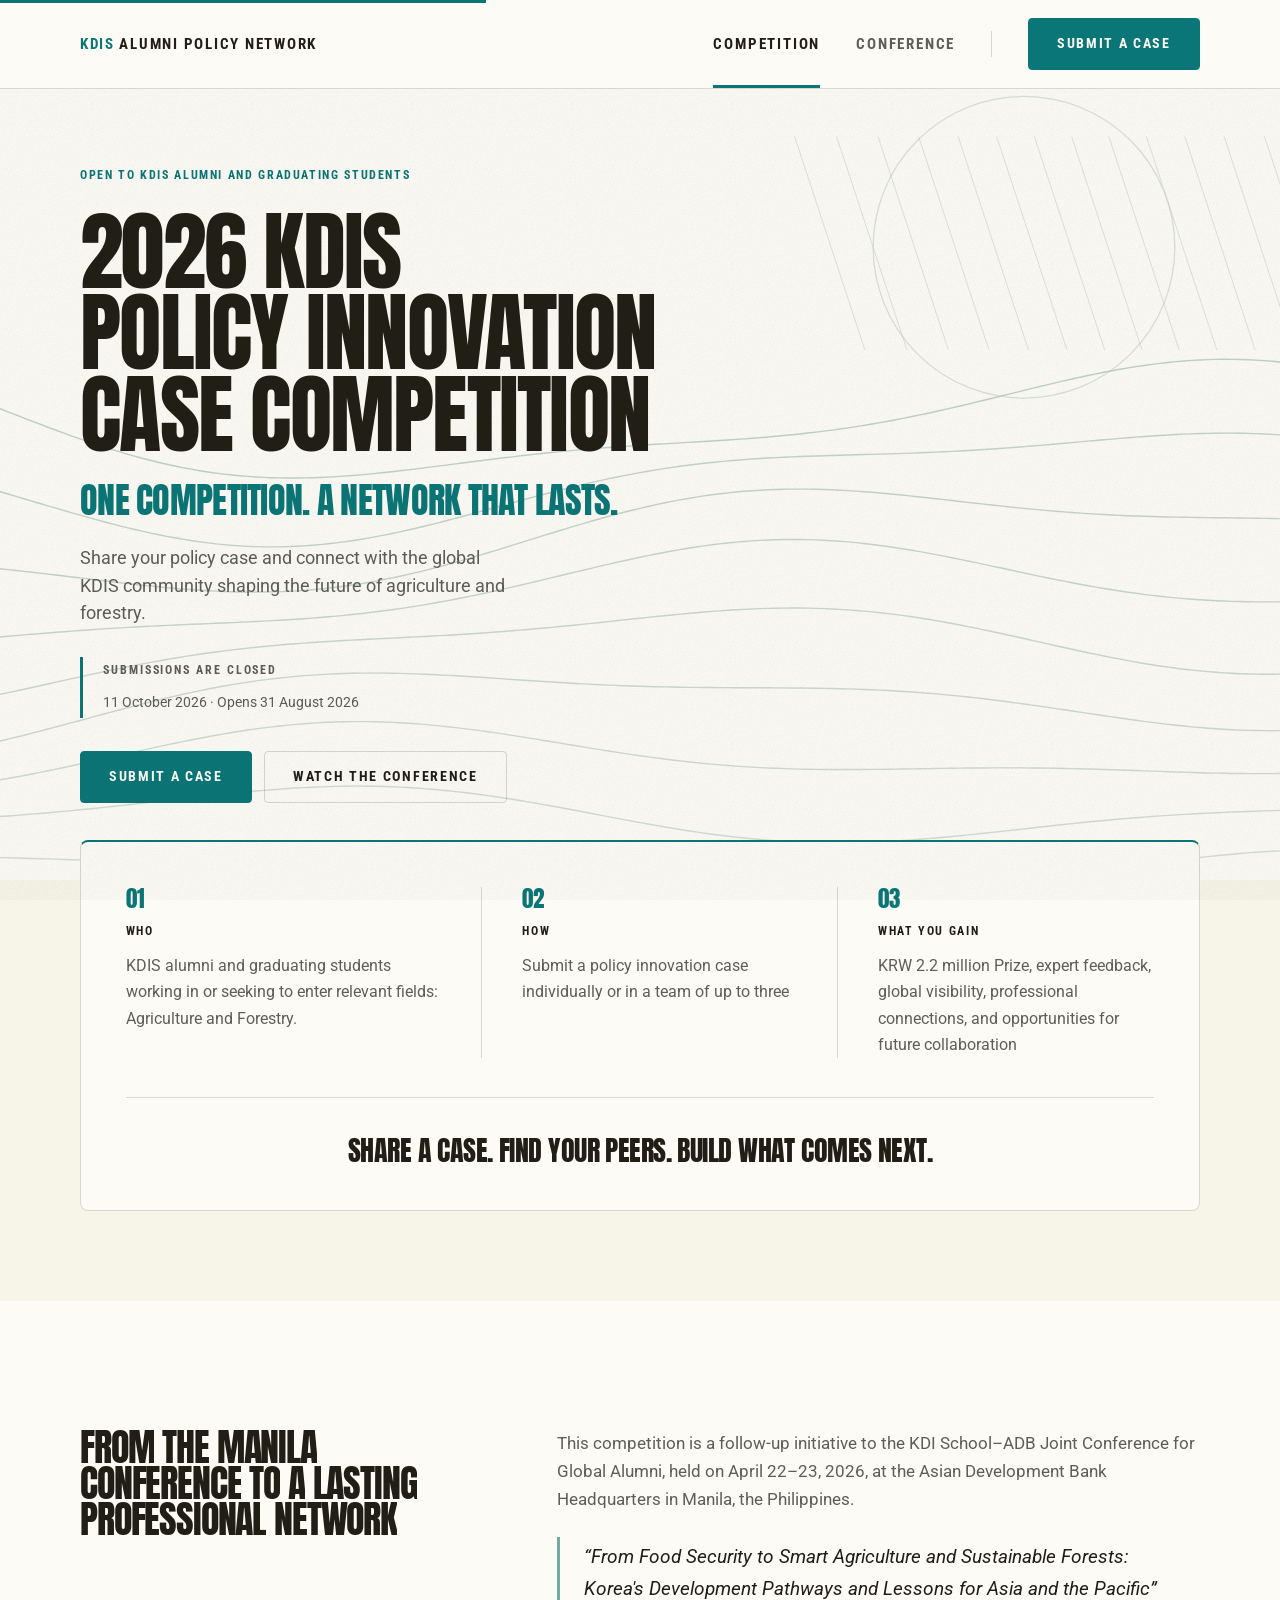
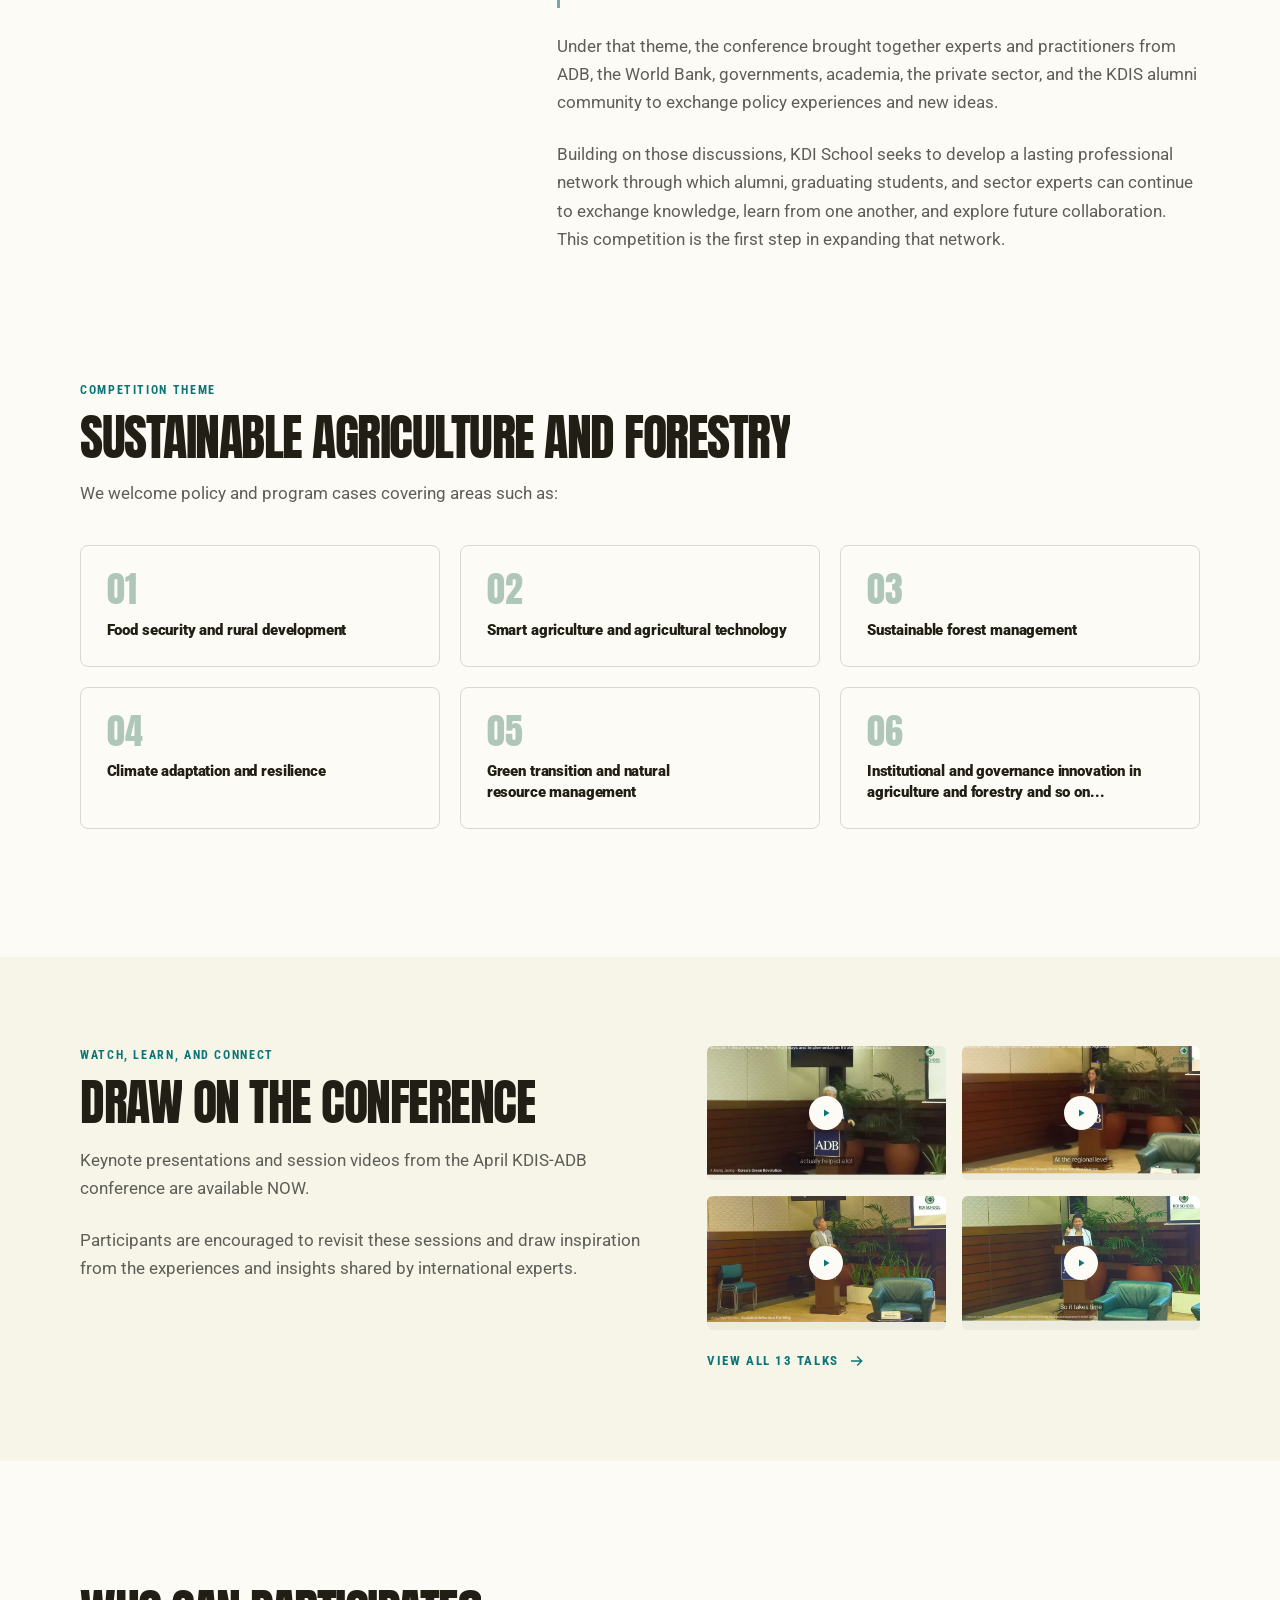
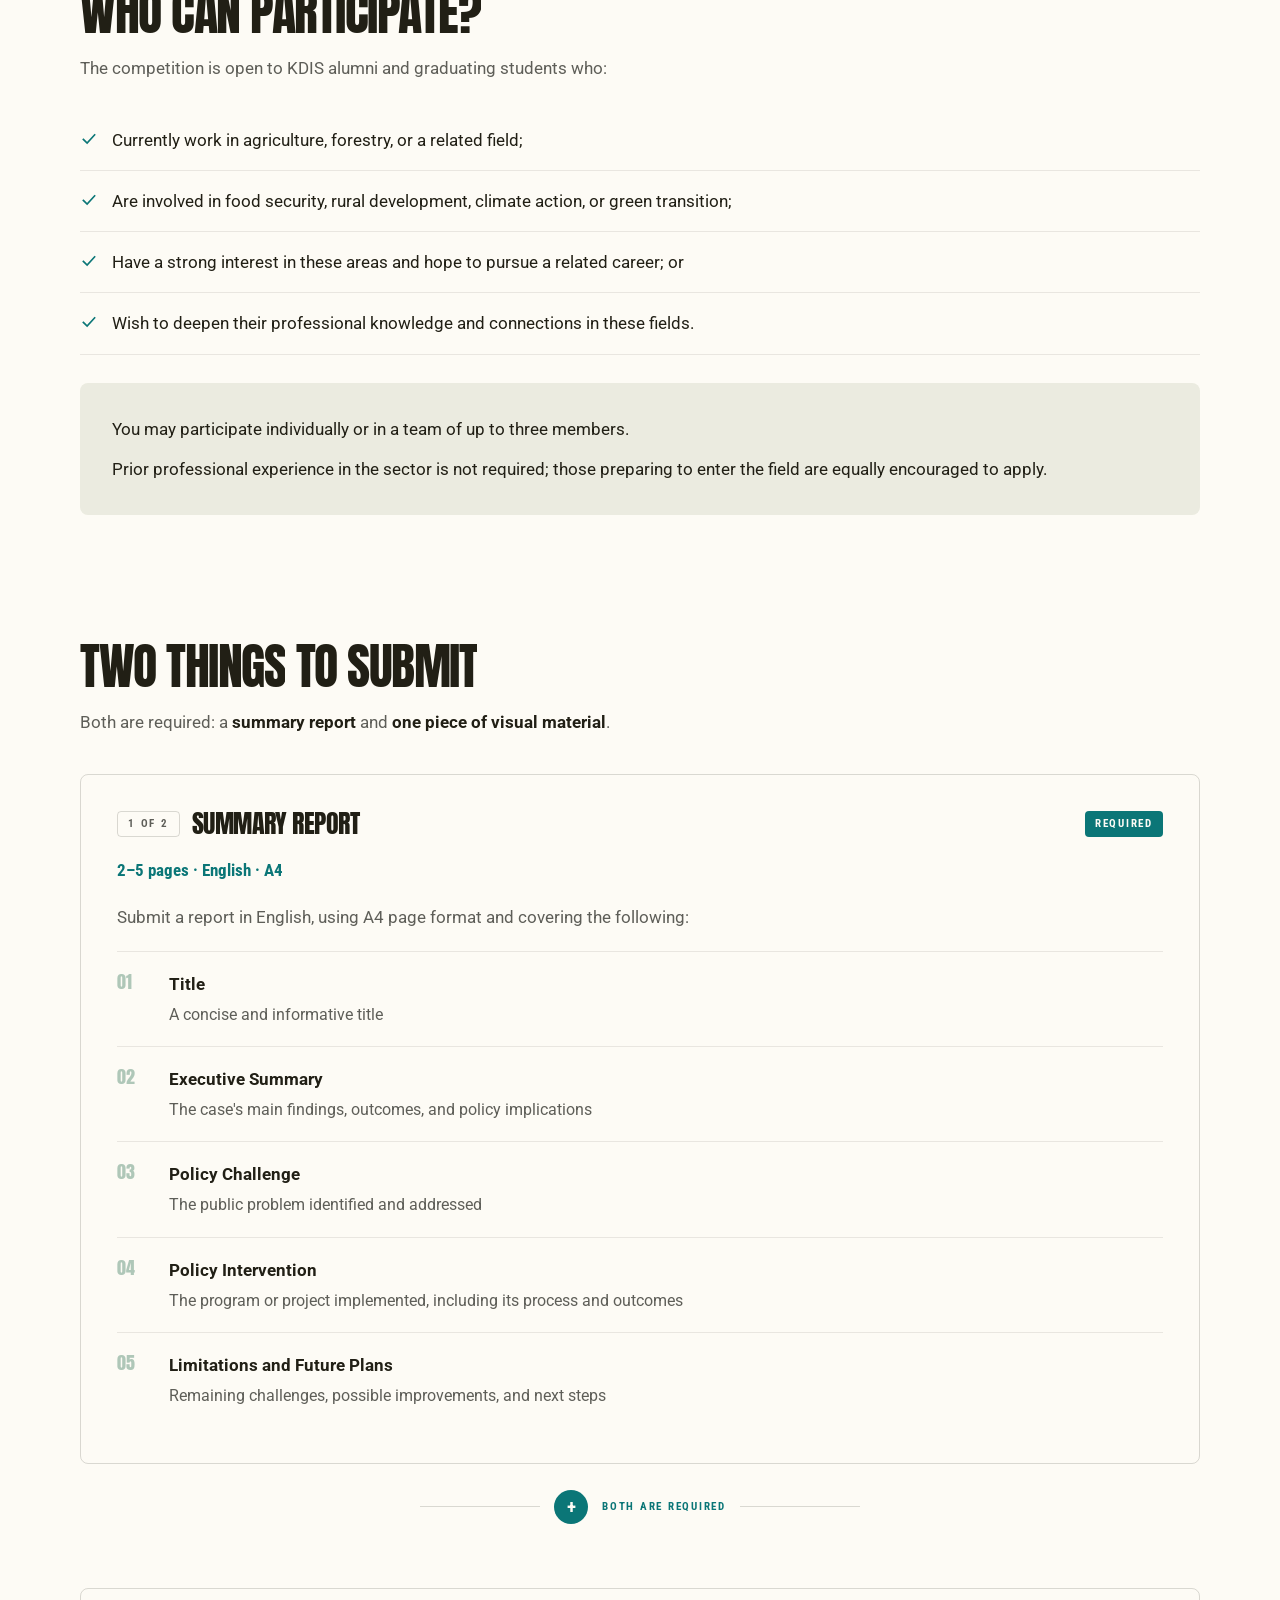
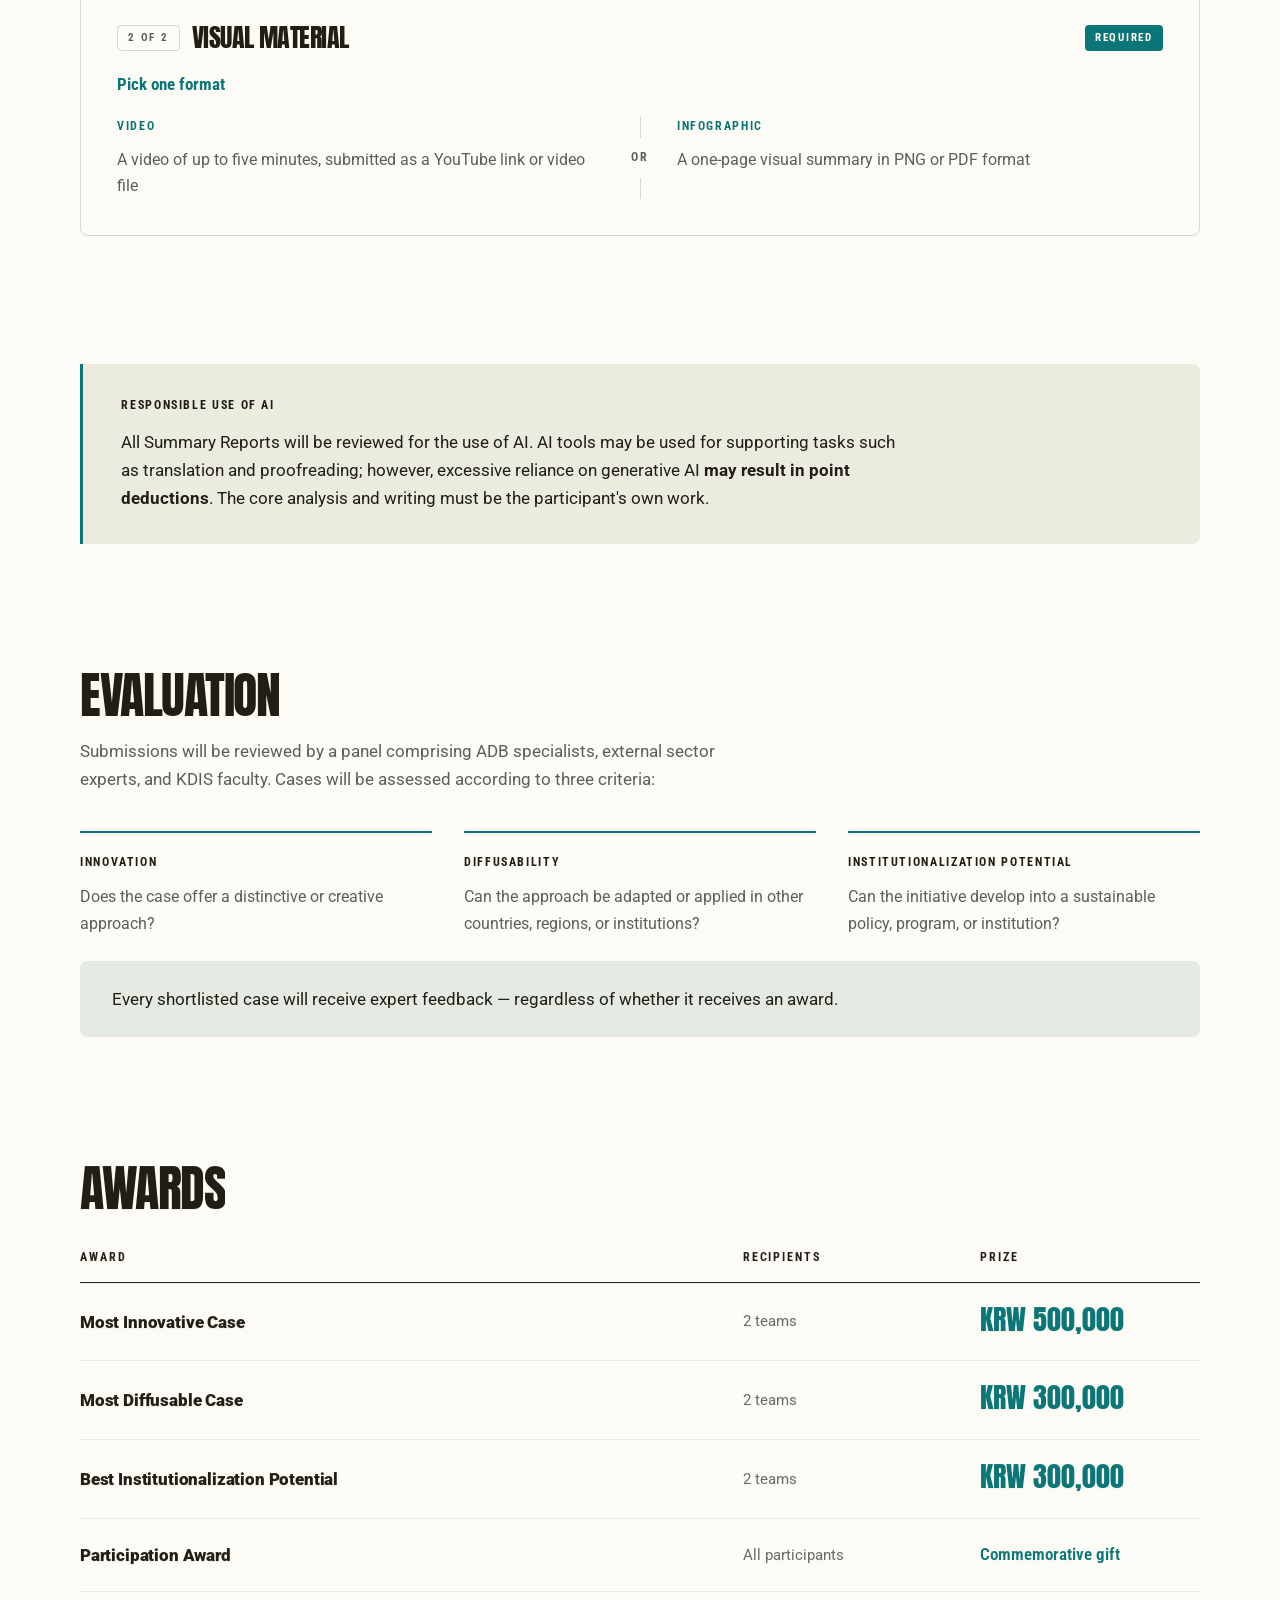
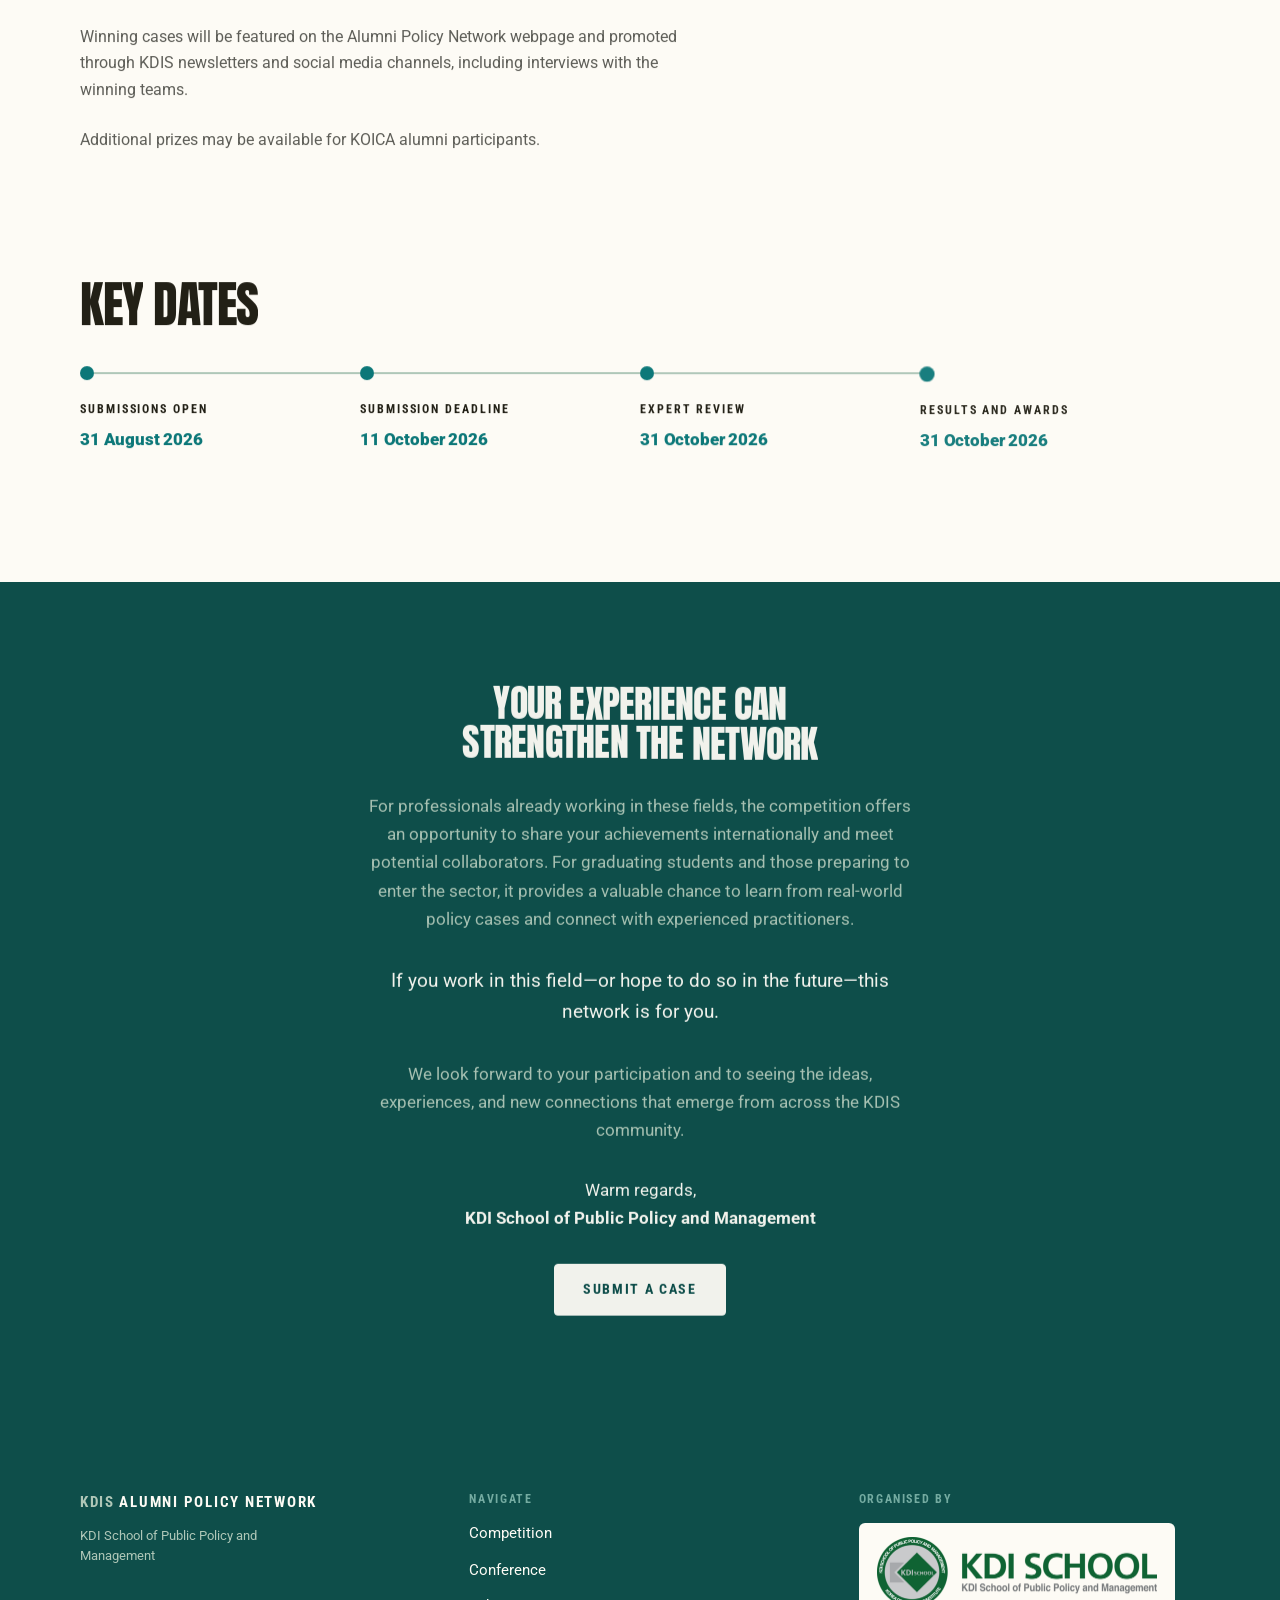
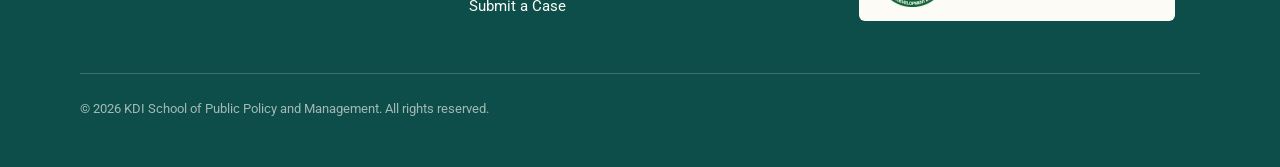
<file: site/index.html>
<!doctype html>
<html lang="en">
<head>
<meta charset="utf-8">
<meta name="viewport" content="width=device-width, initial-scale=1">
<title>2026 KDIS Policy Innovation Case Competition — KDIS Alumni Policy Network</title>
<meta name="description" content="Share a policy innovation case in sustainable agriculture and forestry. Open to KDIS alumni and graduating students. Submissions open 31 August 2026.">
<meta property="og:title" content="2026 KDIS Policy Innovation Case Competition — KDIS Alumni Policy Network">
<meta property="og:description" content="Share a policy innovation case in sustainable agriculture and forestry. Open to KDIS alumni and graduating students. Submissions open 31 August 2026.">
<meta property="og:type" content="website">
<link rel="canonical" href="https://kdis-alumni-policy-network.vercel.app/">
<link rel="icon" href="/favicon.svg" type="image/svg+xml">
<meta name="theme-color" content="#FDFBF5">
<link rel="preconnect" href="https://fonts.googleapis.com">
<link rel="preconnect" href="https://fonts.gstatic.com" crossorigin>
<link rel="stylesheet" href="https://fonts.googleapis.com/css2?family=Anton&family=Roboto+Condensed:wght@400;600;700&family=Roboto:wght@400;500;700;900&display=swap">
<link rel="stylesheet" href="assets/style.css">
</head>
<body data-page="competition">
<a class="skip-link" href="#main">Skip to content</a>
<div class="scroll-progress" data-progress aria-hidden="true"><span></span></div>
<div class="cursor-glow" data-glow aria-hidden="true"></div>
<div class="grain" aria-hidden="true"></div>
<header class="site-header" data-header>
  <div class="wrap site-header__inner">
    <a class="wordmark" href="index.html"><span>KDIS</span> Alumni Policy Network</a>
    <nav class="nav" aria-label="Main">
      <a class="nav__item is-current" href="index.html" aria-current="page">Competition</a>
      <a class="nav__item" href="conference.html">Conference</a>
      <span class="nav__rule" aria-hidden="true"></span>
      <a class="btn btn--primary nav__cta" href="https://forms.gle/f1AeBRNezv9K6Mjq9" target="_blank" rel="noopener">Submit a case<span class="sr-only"> (opens in a new tab)</span></a>
    </nav>
    <button class="menu-toggle" type="button" data-menu-open aria-expanded="false" aria-controls="menu-sheet">
      <svg viewBox="0 0 24 24" fill="none" aria-hidden="true" focusable="false"><path d="M3 6.5h18M3 12h18M3 17.5h18" stroke="currentColor" stroke-width="1.8" stroke-linecap="square"/></svg><span class="sr-only">Open menu</span>
    </button>
  </div>
</header>

<div class="menu-sheet" id="menu-sheet" data-menu hidden>
  <div class="wrap menu-sheet__inner">
    <div class="menu-sheet__bar">
      <span class="wordmark wordmark--light"><span>KDIS</span> Alumni Policy Network</span>
      <button class="menu-close" type="button" data-menu-close><svg viewBox="0 0 24 24" fill="none" aria-hidden="true" focusable="false"><path d="M5 5l14 14M19 5L5 19" stroke="currentColor" stroke-width="1.8" stroke-linecap="square"/></svg><span class="sr-only">Close menu</span></button>
    </div>
    <ul class="menu-list">
      <li class="menu-list__item is-current">
        <span class="menu-list__index">01 · Current</span>
        <a class="menu-list__link" href="index.html">Competition</a>
        <span class="menu-list__meta">Submissions open 31 August 2026</span>
      </li>
      <li class="menu-list__item">
        <span class="menu-list__index">02</span>
        <a class="menu-list__link" href="conference.html">Conference</a>
        <span class="menu-list__meta">13 talks · 5 sessions · slide decks</span>
      </li>
    </ul>
    <div class="menu-sheet__foot">
      <a class="btn btn--on-dark-fill" href="https://forms.gle/f1AeBRNezv9K6Mjq9" target="_blank" rel="noopener">Submit a case<span class="sr-only"> (opens in a new tab)</span></a>
      <hr class="rule rule--light">
      <p class="menu-sheet__org">KDI School of Public Policy and Management</p>
      <p class="menu-sheet__note">KDI School – ADB Joint Conference for Global Alumni · Manila · April 22–23, 2026</p>
    </div>
  </div>
</div>
<main id="main">
<section class="hero hero--competition">
  <div class="waves" data-waves aria-hidden="true"></div>
  <div class="wrap hero__inner">
    <p class="eyebrow">Open to KDIS alumni and graduating students</p>
    <h1 class="display display--hero" data-hero-lines>
      <span class="line"><span>2026 KDIS</span></span>
      <span class="line"><span>Policy Innovation</span></span>
      <span class="line"><span>Case Competition</span></span>
    </h1>
    <p class="hero__pull">One competition. A network that lasts.</p>
    <p class="hero__sub">Share your policy case and connect with the global KDIS community shaping the future of agriculture and forestry.</p>
    <div class="countdown" data-countdown data-deadline="2026-10-11T23:59:59+09:00">
      <p class="countdown__label" data-countdown-label>Submission deadline</p>
      <p class="countdown__clock" data-countdown-clock hidden>
        <span class="countdown__unit"><b data-unit="days">—</b><i>days</i></span>
        <span class="countdown__unit"><b data-unit="hours">—</b><i>hrs</i></span>
        <span class="countdown__unit"><b data-unit="minutes">—</b><i>min</i></span>
        <span class="countdown__unit"><b data-unit="seconds">—</b><i>sec</i></span>
      </p>
      <p class="countdown__date"><time datetime="2026-10-11">11 October 2026</time> · Opens <time datetime="2026-08-31">31 August 2026</time></p>
    </div>
    <p class="hero__actions">
      <a class="btn btn--primary" href="https://forms.gle/f1AeBRNezv9K6Mjq9" target="_blank" rel="noopener">Submit a case<span class="sr-only"> (opens in a new tab)</span></a>
      <a class="btn btn--secondary" href="conference.html">Watch the conference</a>
    </p>
  </div>
</section>

<section class="hook-band">
  <div class="wrap">
    <div class="hook reveal">
      <div class="hook__cols">
      <div class="hook__col">
        <span class="hook__num">01</span>
        <h2 class="eyebrow eyebrow--ink">Who</h2>
        <p>KDIS alumni and graduating students working in or seeking to enter relevant fields: Agriculture and Forestry.</p>
      </div>
      <div class="hook__col">
        <span class="hook__num">02</span>
        <h2 class="eyebrow eyebrow--ink">How</h2>
        <p>Submit a policy innovation case individually or in a team of up to three</p>
      </div>
      <div class="hook__col">
        <span class="hook__num">03</span>
        <h2 class="eyebrow eyebrow--ink">What you gain</h2>
        <p>KRW 2.2 million Prize, expert feedback, global visibility, professional connections, and opportunities for future collaboration</p>
      </div>
      </div>
      <hr class="rule">
      <p class="hook__line">Share a case. Find your peers. Build what comes next.</p>
    </div>
  </div>
</section>

<section class="section">
  <div class="wrap cols-2">
    <h2 class="display display--section cols-2__aside reveal">From the Manila conference to a lasting professional network</h2>
    <div class="prose reveal">
      <p>This competition is a follow-up initiative to the KDI School–ADB Joint Conference for Global Alumni, held on April 22–23, 2026, at the Asian Development Bank Headquarters in Manila, the Philippines.</p>
      <blockquote>“From Food Security to Smart Agriculture and Sustainable Forests: Korea's Development Pathways and Lessons for Asia and the Pacific”</blockquote>
      <p>Under that theme, the conference brought together experts and practitioners from ADB, the World Bank, governments, academia, the private sector, and the KDIS alumni community to exchange policy experiences and new ideas.</p>
      <p>Building on those discussions, KDI School seeks to develop a lasting professional network through which alumni, graduating students, and sector experts can continue to exchange knowledge, learn from one another, and explore future collaboration. This competition is the first step in expanding that network.</p>
    </div>
  </div>
</section>

<section class="section section--tight">
  <div class="wrap reveal">
    <p class="eyebrow">Competition theme</p>
    <h2 class="display display--section">Sustainable agriculture and forestry</h2>
    <p class="lead">We welcome policy and program cases covering areas such as:</p>
    <ol class="theme-grid">
      <li class="theme-card"><span class="theme-card__num">01</span><span class="theme-card__name">Food security and rural development</span></li>
      <li class="theme-card"><span class="theme-card__num">02</span><span class="theme-card__name">Smart agriculture and agricultural technology</span></li>
      <li class="theme-card"><span class="theme-card__num">03</span><span class="theme-card__name">Sustainable forest management</span></li>
      <li class="theme-card"><span class="theme-card__num">04</span><span class="theme-card__name">Climate adaptation and resilience</span></li>
      <li class="theme-card"><span class="theme-card__num">05</span><span class="theme-card__name">Green transition and natural resource management</span></li>
      <li class="theme-card"><span class="theme-card__num">06</span><span class="theme-card__name">Institutional and governance innovation in agriculture and forestry and so on...</span></li>
    </ol>
  </div>
</section>

<section class="band">
  <div class="wrap cols-watch reveal">
    <div>
      <p class="eyebrow">Watch, learn, and connect</p>
      <h2 class="display display--section">Draw on the conference</h2>
      <div class="prose">
        <p>Keynote presentations and session videos from the April KDIS-ADB conference are available NOW.</p>
        <p>Participants are encouraged to revisit these sessions and draw inspiration from the experiences and insights shared by international experts.</p>
      </div>
    </div>
    <div class="watch-preview">
      <div class="watch-preview__grid">
        <a class="watch-thumb" href="conference.html" aria-label="Go to the conference archive">
          <img src="media/thumbs/MIEJi_GWYv4.jpg" alt="" width="800" height="450" loading="lazy" decoding="async">
          <span class="watch-thumb__play"><svg viewBox="0 0 24 24" aria-hidden="true" focusable="false"><path d="M8 5.2v13.6L19 12 8 5.2Z"/></svg></span>
        </a>
        <a class="watch-thumb" href="conference.html" aria-label="Go to the conference archive">
          <img src="media/thumbs/lIMRQQaWidQ.jpg" alt="" width="800" height="450" loading="lazy" decoding="async">
          <span class="watch-thumb__play"><svg viewBox="0 0 24 24" aria-hidden="true" focusable="false"><path d="M8 5.2v13.6L19 12 8 5.2Z"/></svg></span>
        </a>
        <a class="watch-thumb" href="conference.html" aria-label="Go to the conference archive">
          <img src="media/thumbs/dPDsiZTQiJ8.jpg" alt="" width="800" height="450" loading="lazy" decoding="async">
          <span class="watch-thumb__play"><svg viewBox="0 0 24 24" aria-hidden="true" focusable="false"><path d="M8 5.2v13.6L19 12 8 5.2Z"/></svg></span>
        </a>
        <a class="watch-thumb" href="conference.html" aria-label="Go to the conference archive">
          <img src="media/thumbs/pxh7iUYVAaE.jpg" alt="" width="800" height="450" loading="lazy" decoding="async">
          <span class="watch-thumb__play"><svg viewBox="0 0 24 24" aria-hidden="true" focusable="false"><path d="M8 5.2v13.6L19 12 8 5.2Z"/></svg></span>
        </a>
      </div>
      <a class="link-arrow" href="conference.html">View all 13 talks <svg viewBox="0 0 24 24" fill="none" aria-hidden="true" focusable="false"><path d="M4 12h15M13 6l6 6-6 6" stroke="currentColor" stroke-width="2" stroke-linecap="square"/></svg></a>
    </div>
  </div>
</section>

<section class="section">
  <div class="wrap reveal">
    <h2 class="display display--section">Who can participate?</h2>
    <p class="lead">The competition is open to KDIS alumni and graduating students who:</p>
    <ul class="check-list">
      <li><svg viewBox="0 0 24 24" fill="none" aria-hidden="true" focusable="false"><path d="M4.5 12.5 9.5 17.5 19.5 6.5" stroke="currentColor" stroke-width="2.2" stroke-linecap="square"/></svg><span>Currently work in agriculture, forestry, or a related field;</span></li>
      <li><svg viewBox="0 0 24 24" fill="none" aria-hidden="true" focusable="false"><path d="M4.5 12.5 9.5 17.5 19.5 6.5" stroke="currentColor" stroke-width="2.2" stroke-linecap="square"/></svg><span>Are involved in food security, rural development, climate action, or green transition;</span></li>
      <li><svg viewBox="0 0 24 24" fill="none" aria-hidden="true" focusable="false"><path d="M4.5 12.5 9.5 17.5 19.5 6.5" stroke="currentColor" stroke-width="2.2" stroke-linecap="square"/></svg><span>Have a strong interest in these areas and hope to pursue a related career; or</span></li>
      <li><svg viewBox="0 0 24 24" fill="none" aria-hidden="true" focusable="false"><path d="M4.5 12.5 9.5 17.5 19.5 6.5" stroke="currentColor" stroke-width="2.2" stroke-linecap="square"/></svg><span>Wish to deepen their professional knowledge and connections in these fields.</span></li>
    </ul>
    <div class="note-strip">
      <p>You may participate individually or in a team of up to three members.</p>
      <p>Prior professional experience in the sector is not required; those preparing to enter the field are equally encouraged to apply.</p>
    </div>
  </div>
</section>

<section class="section section--tight">
  <div class="wrap reveal">
    <h2 class="display display--section">Two things to submit</h2>
    <p class="lead submit-lead">Both are required: a <strong>summary report</strong> and <strong>one piece of visual material</strong>.</p>

    <div class="submit-block">
      <div class="submit-block__head">
        <span class="step">1 of 2</span>
        <h3 class="display display--sub">Summary report</h3>
        <span class="badge badge--required">Required</span>
      </div>
      <p class="submit-block__format">2–5 pages · English · A4</p>
      <p class="lead">Submit a report in English, using A4 page format and covering the following:</p>
      <ol class="parts">
        <li class="part">
          <span class="part__num">01</span>
          <span class="part__body"><strong>Title</strong><span>A concise and informative title</span></span>
        </li>
        <li class="part">
          <span class="part__num">02</span>
          <span class="part__body"><strong>Executive Summary</strong><span>The case's main findings, outcomes, and policy implications</span></span>
        </li>
        <li class="part">
          <span class="part__num">03</span>
          <span class="part__body"><strong>Policy Challenge</strong><span>The public problem identified and addressed</span></span>
        </li>
        <li class="part">
          <span class="part__num">04</span>
          <span class="part__body"><strong>Policy Intervention</strong><span>The program or project implemented, including its process and outcomes</span></span>
        </li>
        <li class="part">
          <span class="part__num">05</span>
          <span class="part__body"><strong>Limitations and Future Plans</strong><span>Remaining challenges, possible improvements, and next steps</span></span>
        </li>
      </ol>
    </div>

    <p class="submit-join"><span class="submit-join__mark" aria-hidden="true">+</span><span class="submit-join__note">both are required</span></p>

    <div class="submit-block">
      <div class="submit-block__head">
        <span class="step">2 of 2</span>
        <h3 class="display display--sub">Visual material</h3>
        <span class="badge badge--required">Required</span>
      </div>
      <p class="submit-block__format">Pick one format</p>
      <div class="options">
        <div class="option"><h4 class="eyebrow">Video</h4><p>A video of up to five minutes, submitted as a YouTube link or video file</p></div>
        <span class="options__or" aria-hidden="true">or</span>
        <div class="option"><h4 class="eyebrow">Infographic</h4><p>A one-page visual summary in PNG or PDF format</p></div>
      </div>
    </div>
  </div>
</section>

<section class="section section--tight">
  <div class="wrap reveal">
    <aside class="advisory">
      <h2 class="eyebrow eyebrow--ink">Responsible use of AI</h2>
      <p>All Summary Reports will be reviewed for the use of AI. AI tools may be used for supporting tasks such as translation and proofreading; however, excessive reliance on generative AI <strong>may result in point deductions</strong>. The core analysis and writing must be the participant's own work.</p>
    </aside>
  </div>
</section>

<section class="section section--tight">
  <div class="wrap reveal">
    <h2 class="display display--section">Evaluation</h2>
    <p class="lead">Submissions will be reviewed by a panel comprising ADB specialists, external sector experts, and KDIS faculty. Cases will be assessed according to three criteria:</p>
    <div class="criteria">
      <div class="criterion"><h3 class="eyebrow eyebrow--ink">Innovation</h3><p>Does the case offer a distinctive or creative approach?</p></div>
      <div class="criterion"><h3 class="eyebrow eyebrow--ink">Diffusability</h3><p>Can the approach be adapted or applied in other countries, regions, or institutions?</p></div>
      <div class="criterion"><h3 class="eyebrow eyebrow--ink">Institutionalization Potential</h3><p>Can the initiative develop into a sustainable policy, program, or institution?</p></div>
    </div>
    <p class="reassure">Every shortlisted case will receive expert feedback — regardless of whether it receives an award.</p>
  </div>
</section>

<section class="section section--tight">
  <div class="wrap reveal">
    <h2 class="display display--section">Awards</h2>
    <table class="awards">
      <thead><tr><th scope="col">Award</th><th scope="col">Recipients</th><th scope="col" class="awards__prize">Prize</th></tr></thead>
      <tbody>
        <tr><th scope="row">Most Innovative Case</th><td>2 teams</td><td class="awards__prize"><span class="prize">KRW 500,000</span></td></tr>
        <tr><th scope="row">Most Diffusable Case</th><td>2 teams</td><td class="awards__prize"><span class="prize">KRW 300,000</span></td></tr>
        <tr><th scope="row">Best Institutionalization Potential</th><td>2 teams</td><td class="awards__prize"><span class="prize">KRW 300,000</span></td></tr>
        <tr><th scope="row">Participation Award</th><td>All participants</td><td class="awards__prize"><span class="prize prize--text">Commemorative gift</span></td></tr>
      </tbody>
    </table>
    <div class="prose prose--small">
      <p>Winning cases will be featured on the Alumni Policy Network webpage and promoted through KDIS newsletters and social media channels, including interviews with the winning teams.</p>
      <p>Additional prizes may be available for KOICA alumni participants.</p>
    </div>
  </div>
</section>

<section class="section section--tight">
  <div class="wrap reveal">
    <h2 class="display display--section">Key dates</h2>
    <ol class="timeline">
      <li class="timeline__step"><span class="timeline__node" aria-hidden="true"></span><span class="timeline__label">Submissions Open</span><span class="timeline__when">31 August 2026</span></li>
      <li class="timeline__step"><span class="timeline__node" aria-hidden="true"></span><span class="timeline__label">Submission Deadline</span><span class="timeline__when">11 October 2026</span></li>
      <li class="timeline__step"><span class="timeline__node" aria-hidden="true"></span><span class="timeline__label">Expert Review</span><span class="timeline__when">31 October 2026</span></li>
      <li class="timeline__step"><span class="timeline__node" aria-hidden="true"></span><span class="timeline__label">Results and Awards</span><span class="timeline__when">31 October 2026</span></li>
    </ol>
  </div>
</section>

<section class="closing">
  <div class="wrap closing__inner reveal">
    <h2 class="display display--closing">Your experience can strengthen the network</h2>
    <p>For professionals already working in these fields, the competition offers an opportunity to share your achievements internationally and meet potential collaborators. For graduating students and those preparing to enter the sector, it provides a valuable chance to learn from real-world policy cases and connect with experienced practitioners.</p>
    <p class="closing__lead">If you work in this field—or hope to do so in the future—this network is for you.</p>
    <p>We look forward to your participation and to seeing the ideas, experiences, and new connections that emerge from across the KDIS community.</p>
    <p class="closing__sign">Warm regards,<br><strong>KDI School of Public Policy and Management</strong></p>
    <p><a class="btn btn--on-dark-fill" href="https://forms.gle/f1AeBRNezv9K6Mjq9" target="_blank" rel="noopener">Submit a case<span class="sr-only"> (opens in a new tab)</span></a></p>
  </div>
</section>
</main>
<footer class="site-footer">
  <div class="wrap">
    <div class="site-footer__cols">
      <div>
        <p class="wordmark wordmark--light"><span>KDIS</span> Alumni Policy Network</p>
        <p class="site-footer__org">KDI School of Public Policy and Management</p>
      </div>
      <nav class="site-footer__nav" aria-label="Footer">
        <p class="eyebrow eyebrow--mid">Navigate</p>
        <a href="index.html">Competition</a>
        <a href="conference.html">Conference</a>
        <a href="https://forms.gle/f1AeBRNezv9K6Mjq9" target="_blank" rel="noopener">Submit a Case<span class="sr-only"> (opens in a new tab)</span></a>
      </nav>
      <div>
        <p class="eyebrow eyebrow--mid">Organised by</p>
        <div class="logo-plate">
          <img src="media/kdis-logo.png" alt="KDI School of Public Policy and Management"
               width="560" height="141" loading="lazy" decoding="async">
        </div>
      </div>
    </div>
    <hr class="rule rule--light">
    <p class="site-footer__copy">© 2026 KDI School of Public Policy and Management. All rights reserved.</p>
  </div>
</footer>
<script src="assets/app.js" defer></script>
<script src="assets/waves.js" defer></script>
<script src="assets/vendor/gsap.min.js" defer></script>
<script src="assets/vendor/ScrollTrigger.min.js" defer></script>
<script src="assets/vendor/lenis.min.js" defer></script>
<script src="assets/motion.js" defer></script>
</body>
</html>
</file>
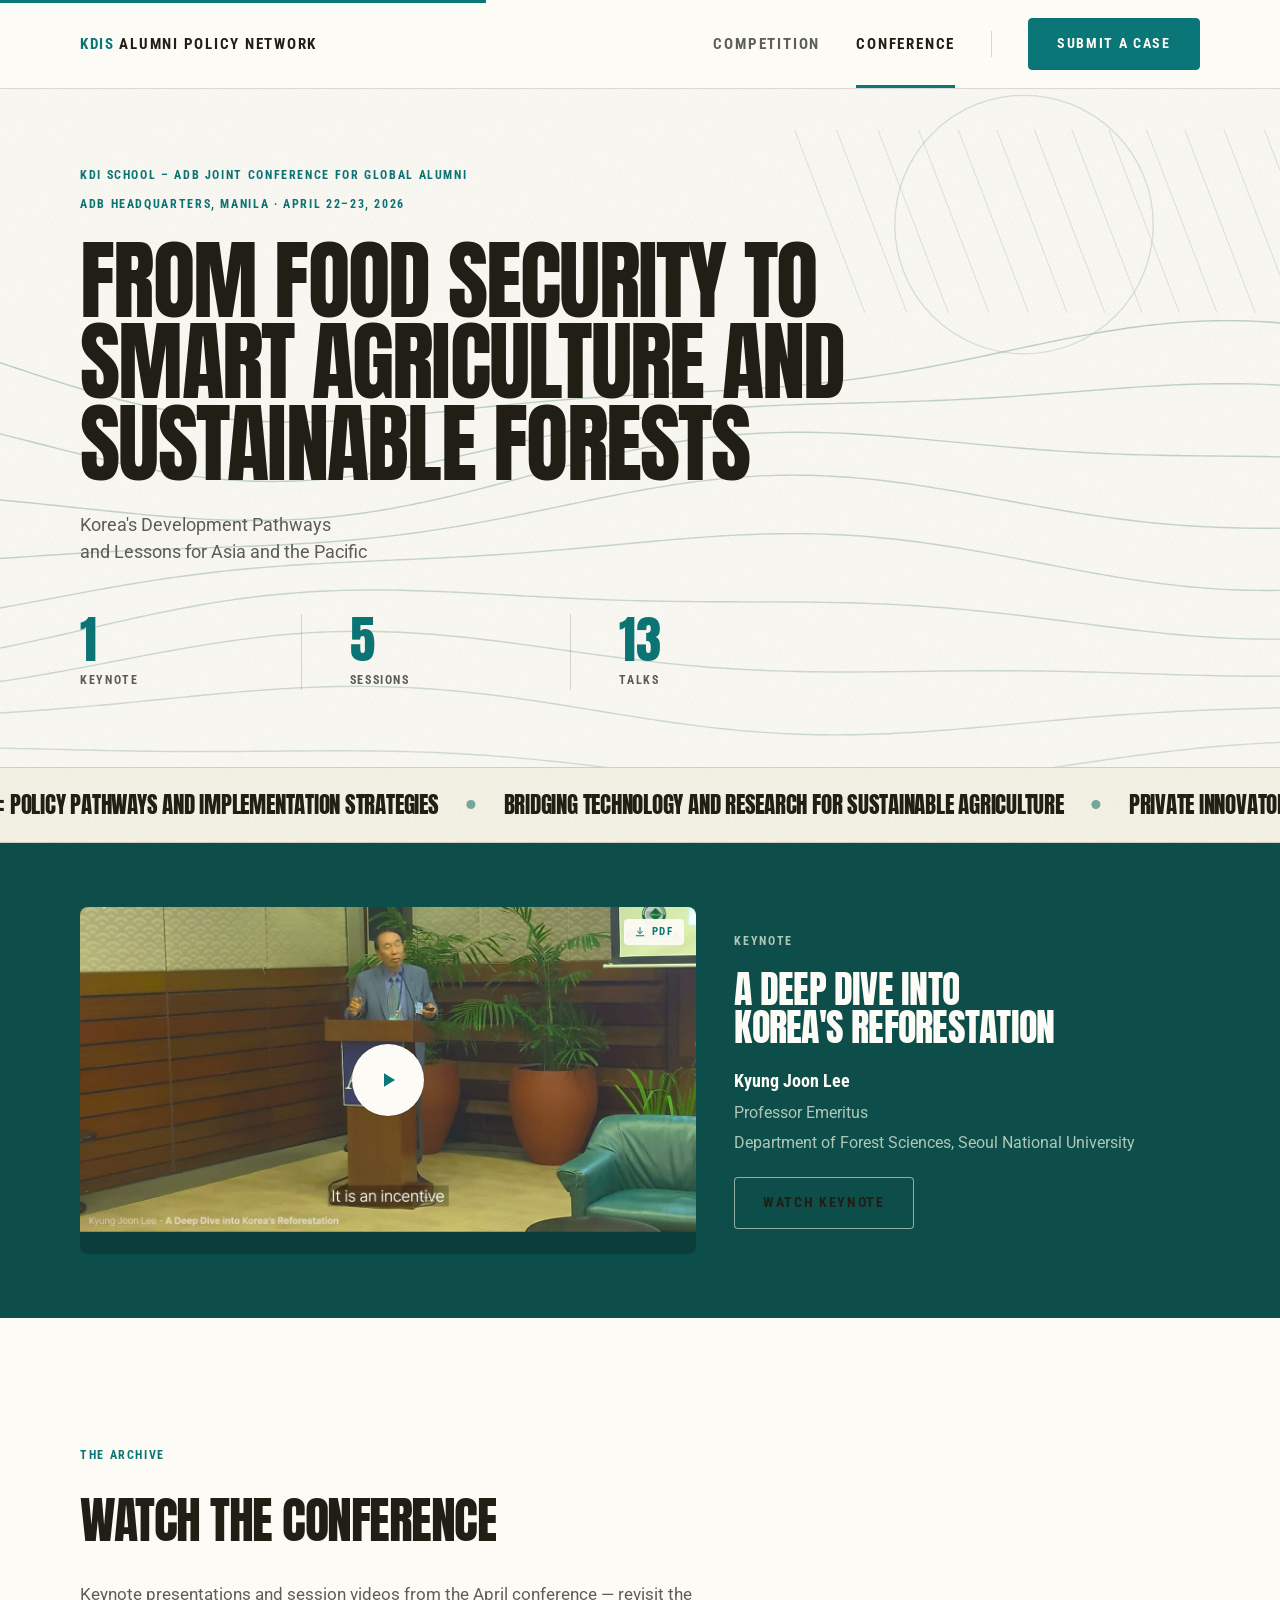
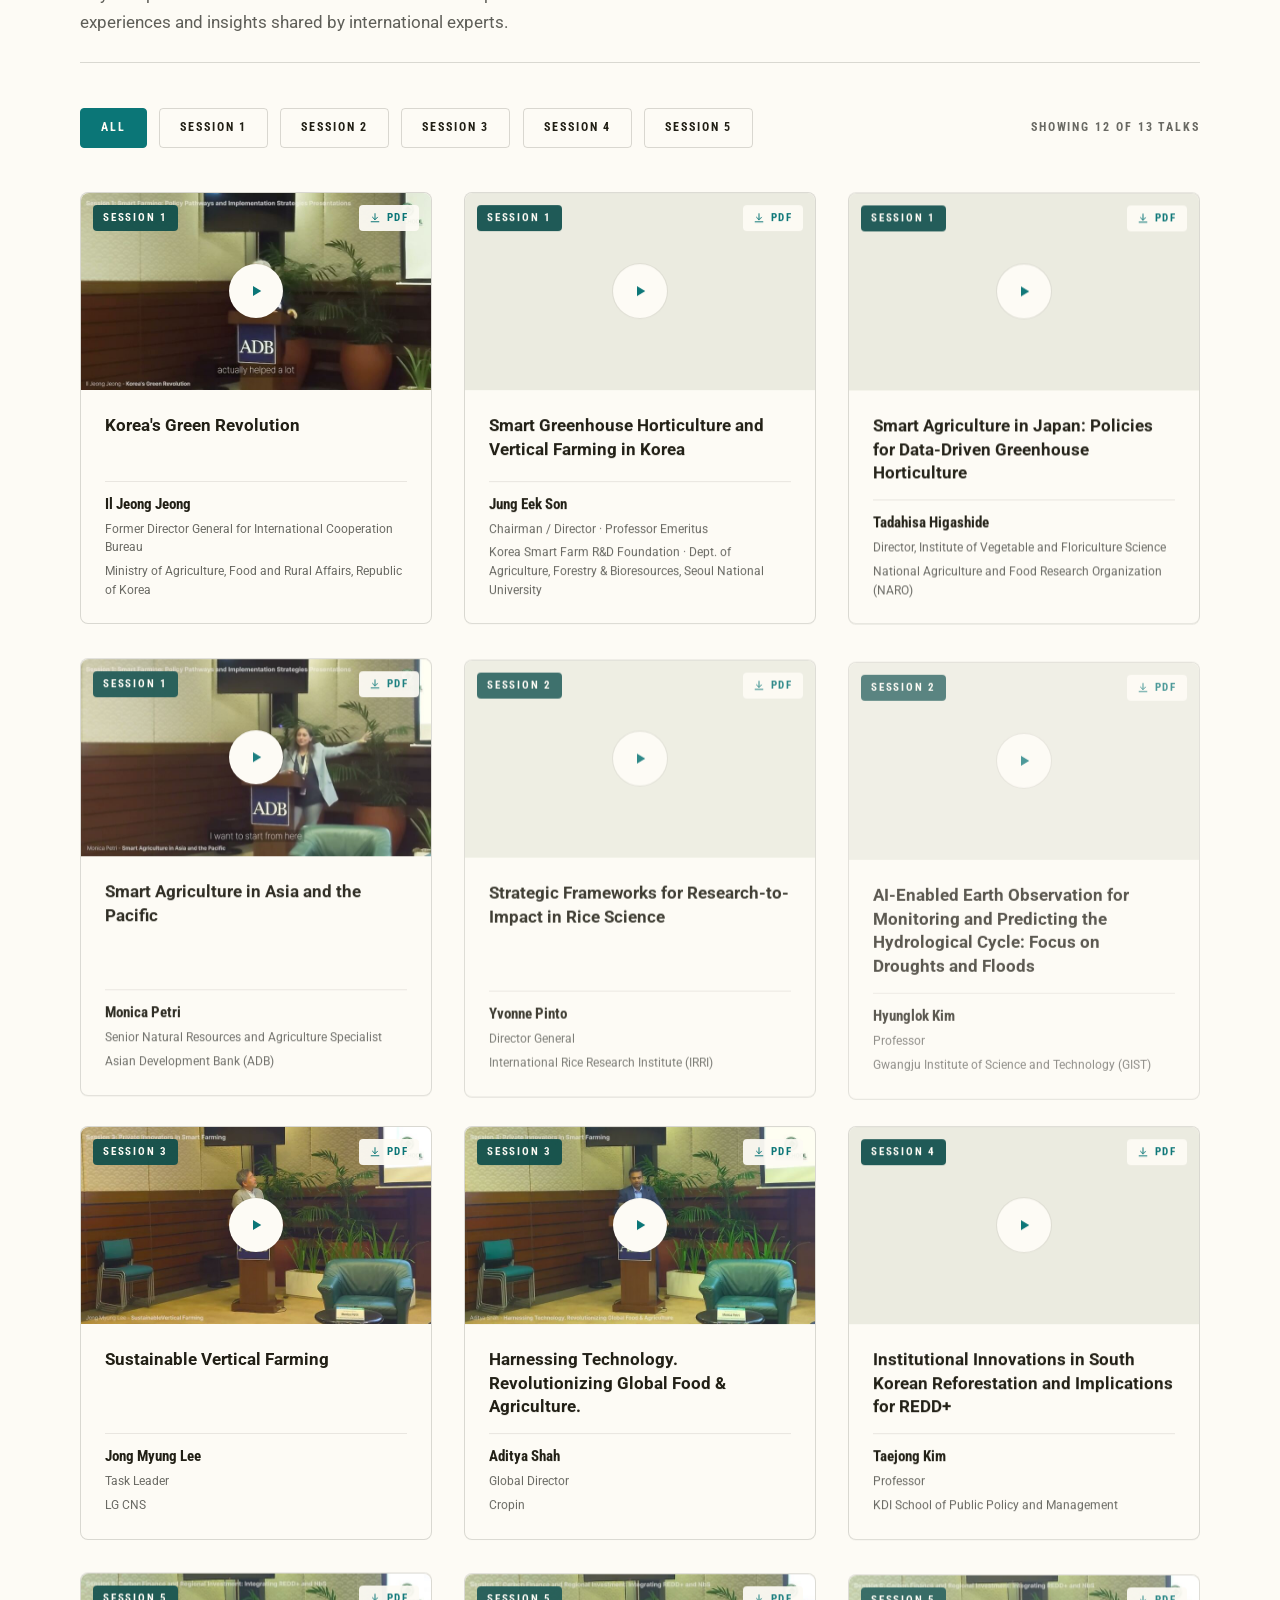
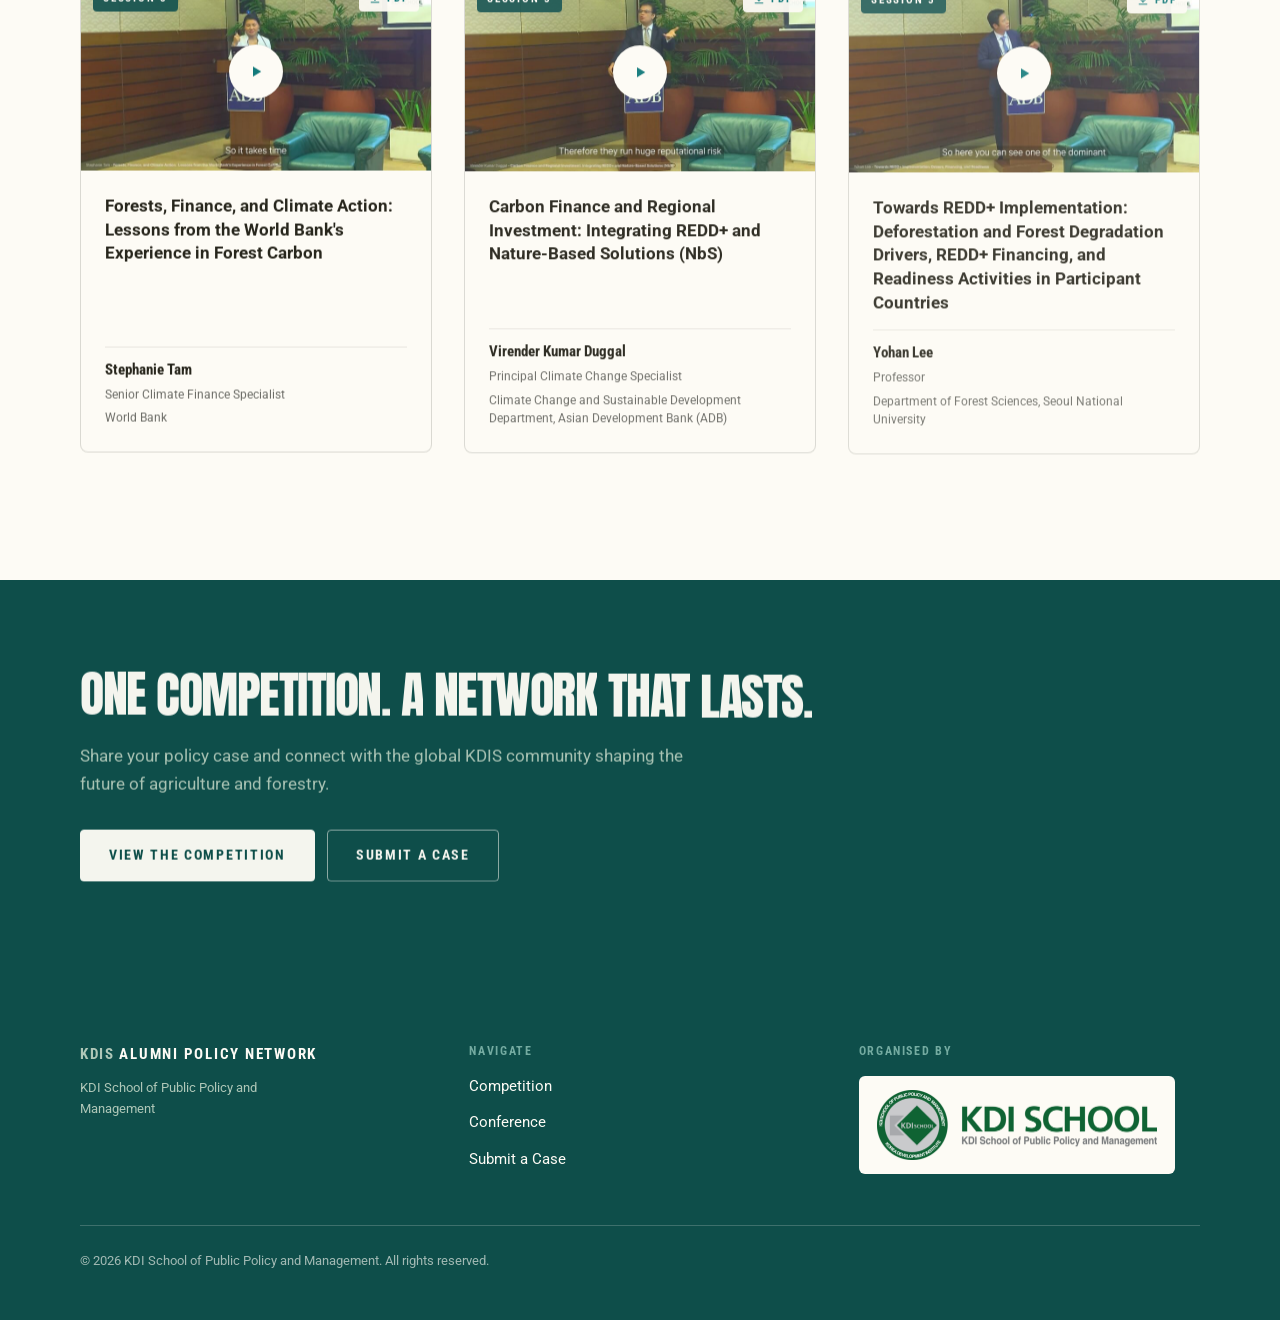
<file: site/conference.html>
<!doctype html>
<html lang="en">
<head>
<meta charset="utf-8">
<meta name="viewport" content="width=device-width, initial-scale=1">
<title>Conference archive — KDIS Alumni Policy Network</title>
<meta name="description" content="Keynote and session videos from the KDI School–ADB Joint Conference for Global Alumni, Manila, April 2026 — 13 talks with slide decks.">
<meta property="og:title" content="Conference archive — KDIS Alumni Policy Network">
<meta property="og:description" content="Keynote and session videos from the KDI School–ADB Joint Conference for Global Alumni, Manila, April 2026 — 13 talks with slide decks.">
<meta property="og:type" content="website">
<link rel="canonical" href="https://kdis-alumni-policy-network.vercel.app/conference">
<link rel="icon" href="/favicon.svg" type="image/svg+xml">
<meta name="theme-color" content="#FDFBF5">
<link rel="preconnect" href="https://fonts.googleapis.com">
<link rel="preconnect" href="https://fonts.gstatic.com" crossorigin>
<link rel="stylesheet" href="https://fonts.googleapis.com/css2?family=Anton&family=Roboto+Condensed:wght@400;600;700&family=Roboto:wght@400;500;700;900&display=swap">
<link rel="stylesheet" href="assets/style.css">
</head>
<body data-page="conference">
<a class="skip-link" href="#main">Skip to content</a>
<div class="scroll-progress" data-progress aria-hidden="true"><span></span></div>
<div class="cursor-glow" data-glow aria-hidden="true"></div>
<div class="grain" aria-hidden="true"></div>
<header class="site-header" data-header>
  <div class="wrap site-header__inner">
    <a class="wordmark" href="index.html"><span>KDIS</span> Alumni Policy Network</a>
    <nav class="nav" aria-label="Main">
      <a class="nav__item" href="index.html">Competition</a>
      <a class="nav__item is-current" href="conference.html" aria-current="page">Conference</a>
      <span class="nav__rule" aria-hidden="true"></span>
      <a class="btn btn--primary nav__cta" href="https://forms.gle/f1AeBRNezv9K6Mjq9" target="_blank" rel="noopener">Submit a case<span class="sr-only"> (opens in a new tab)</span></a>
    </nav>
    <button class="menu-toggle" type="button" data-menu-open aria-expanded="false" aria-controls="menu-sheet">
      <svg viewBox="0 0 24 24" fill="none" aria-hidden="true" focusable="false"><path d="M3 6.5h18M3 12h18M3 17.5h18" stroke="currentColor" stroke-width="1.8" stroke-linecap="square"/></svg><span class="sr-only">Open menu</span>
    </button>
  </div>
</header>

<div class="menu-sheet" id="menu-sheet" data-menu hidden>
  <div class="wrap menu-sheet__inner">
    <div class="menu-sheet__bar">
      <span class="wordmark wordmark--light"><span>KDIS</span> Alumni Policy Network</span>
      <button class="menu-close" type="button" data-menu-close><svg viewBox="0 0 24 24" fill="none" aria-hidden="true" focusable="false"><path d="M5 5l14 14M19 5L5 19" stroke="currentColor" stroke-width="1.8" stroke-linecap="square"/></svg><span class="sr-only">Close menu</span></button>
    </div>
    <ul class="menu-list">
      <li class="menu-list__item">
        <span class="menu-list__index">01</span>
        <a class="menu-list__link" href="index.html">Competition</a>
        <span class="menu-list__meta">Submissions open 31 August 2026</span>
      </li>
      <li class="menu-list__item is-current">
        <span class="menu-list__index">02 · Current</span>
        <a class="menu-list__link" href="conference.html">Conference</a>
        <span class="menu-list__meta">13 talks · 5 sessions · slide decks</span>
      </li>
    </ul>
    <div class="menu-sheet__foot">
      <a class="btn btn--on-dark-fill" href="https://forms.gle/f1AeBRNezv9K6Mjq9" target="_blank" rel="noopener">Submit a case<span class="sr-only"> (opens in a new tab)</span></a>
      <hr class="rule rule--light">
      <p class="menu-sheet__org">KDI School of Public Policy and Management</p>
      <p class="menu-sheet__note">KDI School – ADB Joint Conference for Global Alumni · Manila · April 22–23, 2026</p>
    </div>
  </div>
</div>
<main id="main">
<section class="hero hero--conference">
  <div class="waves" data-waves aria-hidden="true"></div>
  <div class="wrap hero__inner">
    <p class="eyebrow">KDI School – ADB Joint Conference for Global Alumni</p>
    <p class="eyebrow">ADB Headquarters, Manila · April 22–23, 2026</p>
    <h1 class="display display--hero" data-hero-lines>
      <span class="line"><span>From food security to</span></span>
      <span class="line"><span>smart agriculture and</span></span>
      <span class="line"><span>sustainable forests</span></span>
    </h1>
    <p class="hero__sub hero__sub--stack">Korea's Development Pathways<br>and Lessons for Asia and the Pacific</p>
    <ul class="stats">
      <li><span class="stats__num" data-count="1">1</span><span class="eyebrow eyebrow--muted">Keynote</span></li>
      <li><span class="stats__num" data-count="5">5</span><span class="eyebrow eyebrow--muted">Sessions</span></li>
      <li><span class="stats__num" data-count="13">13</span><span class="eyebrow eyebrow--muted">Talks</span></li>
    </ul>
  </div>
</section>

<div class="marquee" data-marquee aria-hidden="true">
  <div class="marquee__track">
    <span class="marquee__item">Smart Farming: Policy Pathways and Implementation Strategies</span>
    <span class="marquee__item">Bridging Technology and Research for Sustainable Agriculture</span>
    <span class="marquee__item">Private Innovators in Smart Farming</span>
    <span class="marquee__item">The Role of Communities and Social Trust in Successful Reforestation</span>
    <span class="marquee__item">Carbon Finance and Regional Investment: Integrating REDD+ and NbS</span>
  </div>
</div>

<section class="keynote">
  <div class="wrap keynote__inner">
    <div class="keynote__thumb">
      <img src="media/thumbs/Msy7ocHWwqM.jpg" alt="" width="1280" height="720" decoding="async">
      <span class="chip chip--pdf"><svg viewBox="0 0 24 24" fill="none" aria-hidden="true" focusable="false"><path d="M12 3.5v11.5M7.2 10.6 12 15.4l4.8-4.8" stroke="currentColor" stroke-width="2" stroke-linecap="square"/><path d="M4.5 19.5h15" stroke="currentColor" stroke-width="2" stroke-linecap="square"/></svg>PDF</span>
      <span class="card__play card__play--lg" aria-hidden="true"><svg viewBox="0 0 24 24" aria-hidden="true" focusable="false"><path d="M8 5.2v13.6L19 12 8 5.2Z"/></svg></span>
    </div>
    <div class="keynote__text">
      <p class="eyebrow eyebrow--light">Keynote</p>
      <h2 class="display display--keynote">A Deep Dive into Korea's Reforestation</h2>
      <div class="keynote__speaker">
        <p class="keynote__name">Kyung Joon Lee</p>
        <p>Professor Emeritus</p>
        <p>Department of Forest Sciences, Seoul National University</p>
      </div>
      <p><button type="button" class="btn btn--on-dark-ghost card__open"
        data-video="Msy7ocHWwqM"
        data-tag="Keynote" data-trackname=""
        data-title="A Deep Dive into Korea's Reforestation" data-speaker="Kyung Joon Lee"
        data-role="Professor Emeritus · Department of Forest Sciences, Seoul National University"
        data-slides="https://drive.google.com/uc?export=download&id=16qgNEOP5zL69TBEbpSIel7wNYNNDs5yX"
        data-slides-meta="PDF · 59 pages · 7.7 MB">Watch keynote</button></p>
    </div>
  </div>
</section>

<section class="section archive">
  <div class="wrap">
    <div class="archive__head reveal">
      <p class="eyebrow">The archive</p>
      <h2 class="display display--section">Watch the conference</h2>
      <p class="lead">Keynote presentations and session videos from the April conference — revisit the experiences and insights shared by international experts.</p>
      <hr class="rule">
    </div>
    <div class="filters">
      <div class="filters__chips" role="group" aria-label="Filter talks by session">
        <button type="button" class="chip-btn is-active" data-filter="all" aria-pressed="true">All</button>
        <button type="button" class="chip-btn" data-filter="1" aria-pressed="false">Session 1</button>
        <button type="button" class="chip-btn" data-filter="2" aria-pressed="false">Session 2</button>
        <button type="button" class="chip-btn" data-filter="3" aria-pressed="false">Session 3</button>
        <button type="button" class="chip-btn" data-filter="4" aria-pressed="false">Session 4</button>
        <button type="button" class="chip-btn" data-filter="5" aria-pressed="false">Session 5</button>
      </div>
      <p class="filters__count" data-count-label aria-live="polite">Showing 12 of 13 talks</p>
    </div>
    <div class="grid" data-grid>
      <article class="card reveal" data-track="1">
        <div class="card__thumb">
          <img src="media/thumbs/MIEJi_GWYv4.jpg" alt="" width="800" height="450" loading="lazy" decoding="async">
          <span class="chip chip--track">Session 1</span>
          <span class="chip chip--pdf"><svg viewBox="0 0 24 24" fill="none" aria-hidden="true" focusable="false"><path d="M12 3.5v11.5M7.2 10.6 12 15.4l4.8-4.8" stroke="currentColor" stroke-width="2" stroke-linecap="square"/><path d="M4.5 19.5h15" stroke="currentColor" stroke-width="2" stroke-linecap="square"/></svg>PDF</span>
          <span class="card__play" aria-hidden="true"><svg viewBox="0 0 24 24" aria-hidden="true" focusable="false"><path d="M8 5.2v13.6L19 12 8 5.2Z"/></svg></span>
        </div>
        <div class="card__body">
          <h3 class="card__title">
            <button type="button" class="card__open"
              data-video="MIEJi_GWYv4"
              data-tag="Session 1" data-trackname="Smart Farming: Policy Pathways and Implementation Strategies"
              data-title="Korea's Green Revolution" data-speaker="Il Jeong Jeong"
              data-role="Former Director General for International Cooperation Bureau · Ministry of Agriculture, Food and Rural Affairs, Republic of Korea"
              data-slides="https://drive.google.com/uc?export=download&id=1wLh8afH0AUJkIO2dzLNG50xXbWBny0YV"
              data-slides-meta="PDF · 102 pages · 13.2 MB">Korea's Green Revolution</button>
          </h3>
          <div class="card__speaker">
            <p class="card__name">Il Jeong Jeong</p>
            <p class="card__role">Former Director General for International Cooperation Bureau</p>
            <p class="card__affil">Ministry of Agriculture, Food and Rural Affairs, Republic of Korea</p>
          </div>
        </div>
      </article>
      <article class="card reveal" data-track="1">
        <div class="card__thumb">
          <img src="media/thumbs/2O3aMFhveeg.jpg" alt="" width="800" height="450" loading="lazy" decoding="async">
          <span class="chip chip--track">Session 1</span>
          <span class="chip chip--pdf"><svg viewBox="0 0 24 24" fill="none" aria-hidden="true" focusable="false"><path d="M12 3.5v11.5M7.2 10.6 12 15.4l4.8-4.8" stroke="currentColor" stroke-width="2" stroke-linecap="square"/><path d="M4.5 19.5h15" stroke="currentColor" stroke-width="2" stroke-linecap="square"/></svg>PDF</span>
          <span class="card__play" aria-hidden="true"><svg viewBox="0 0 24 24" aria-hidden="true" focusable="false"><path d="M8 5.2v13.6L19 12 8 5.2Z"/></svg></span>
        </div>
        <div class="card__body">
          <h3 class="card__title">
            <button type="button" class="card__open"
              data-video="2O3aMFhveeg"
              data-tag="Session 1" data-trackname="Smart Farming: Policy Pathways and Implementation Strategies"
              data-title="Smart Greenhouse Horticulture and Vertical Farming in Korea" data-speaker="Jung Eek Son"
              data-role="Chairman / Director · Professor Emeritus · Korea Smart Farm R&amp;D Foundation · Dept. of Agriculture, Forestry &amp; Bioresources, Seoul National University"
              data-slides="https://drive.google.com/uc?export=download&id=1qzF5SHuTH6E7TJt_dpiAy9QixstFwzsF"
              data-slides-meta="PDF · 40 pages · 7.1 MB">Smart Greenhouse Horticulture and Vertical Farming in Korea</button>
          </h3>
          <div class="card__speaker">
            <p class="card__name">Jung Eek Son</p>
            <p class="card__role">Chairman / Director · Professor Emeritus</p>
            <p class="card__affil">Korea Smart Farm R&amp;D Foundation · Dept. of Agriculture, Forestry &amp; Bioresources, Seoul National University</p>
          </div>
        </div>
      </article>
      <article class="card reveal" data-track="1">
        <div class="card__thumb">
          <img src="media/thumbs/kVo5HeDcOPM.jpg" alt="" width="800" height="450" loading="lazy" decoding="async">
          <span class="chip chip--track">Session 1</span>
          <span class="chip chip--pdf"><svg viewBox="0 0 24 24" fill="none" aria-hidden="true" focusable="false"><path d="M12 3.5v11.5M7.2 10.6 12 15.4l4.8-4.8" stroke="currentColor" stroke-width="2" stroke-linecap="square"/><path d="M4.5 19.5h15" stroke="currentColor" stroke-width="2" stroke-linecap="square"/></svg>PDF</span>
          <span class="card__play" aria-hidden="true"><svg viewBox="0 0 24 24" aria-hidden="true" focusable="false"><path d="M8 5.2v13.6L19 12 8 5.2Z"/></svg></span>
        </div>
        <div class="card__body">
          <h3 class="card__title">
            <button type="button" class="card__open"
              data-video="kVo5HeDcOPM"
              data-tag="Session 1" data-trackname="Smart Farming: Policy Pathways and Implementation Strategies"
              data-title="Smart Agriculture in Japan: Policies for Data-Driven Greenhouse Horticulture" data-speaker="Tadahisa Higashide"
              data-role="Director, Institute of Vegetable and Floriculture Science · National Agriculture and Food Research Organization (NARO)"
              data-slides="https://drive.google.com/uc?export=download&id=1ylqwRjBNKQ4Lalxh_b_HH6zqzd98x7dA"
              data-slides-meta="PDF · 23 pages · 5.5 MB">Smart Agriculture in Japan: Policies for Data-Driven Greenhouse Horticulture</button>
          </h3>
          <div class="card__speaker">
            <p class="card__name">Tadahisa Higashide</p>
            <p class="card__role">Director, Institute of Vegetable and Floriculture Science</p>
            <p class="card__affil">National Agriculture and Food Research Organization (NARO)</p>
          </div>
        </div>
      </article>
      <article class="card reveal" data-track="1">
        <div class="card__thumb">
          <img src="media/thumbs/4jzEQClk93U.jpg" alt="" width="800" height="450" loading="lazy" decoding="async">
          <span class="chip chip--track">Session 1</span>
          <span class="chip chip--pdf"><svg viewBox="0 0 24 24" fill="none" aria-hidden="true" focusable="false"><path d="M12 3.5v11.5M7.2 10.6 12 15.4l4.8-4.8" stroke="currentColor" stroke-width="2" stroke-linecap="square"/><path d="M4.5 19.5h15" stroke="currentColor" stroke-width="2" stroke-linecap="square"/></svg>PDF</span>
          <span class="card__play" aria-hidden="true"><svg viewBox="0 0 24 24" aria-hidden="true" focusable="false"><path d="M8 5.2v13.6L19 12 8 5.2Z"/></svg></span>
        </div>
        <div class="card__body">
          <h3 class="card__title">
            <button type="button" class="card__open"
              data-video="4jzEQClk93U"
              data-tag="Session 1" data-trackname="Smart Farming: Policy Pathways and Implementation Strategies"
              data-title="Smart Agriculture in Asia and the Pacific" data-speaker="Monica Petri"
              data-role="Senior Natural Resources and Agriculture Specialist · Asian Development Bank (ADB)"
              data-slides="https://drive.google.com/uc?export=download&id=1H0vxK8UVS0zYqBxJkQGy15DCMN1mX10F"
              data-slides-meta="PDF · 37 pages · 4.5 MB">Smart Agriculture in Asia and the Pacific</button>
          </h3>
          <div class="card__speaker">
            <p class="card__name">Monica Petri</p>
            <p class="card__role">Senior Natural Resources and Agriculture Specialist</p>
            <p class="card__affil">Asian Development Bank (ADB)</p>
          </div>
        </div>
      </article>
      <article class="card reveal" data-track="2">
        <div class="card__thumb">
          <img src="media/thumbs/lIMRQQaWidQ.jpg" alt="" width="800" height="450" loading="lazy" decoding="async">
          <span class="chip chip--track">Session 2</span>
          <span class="chip chip--pdf"><svg viewBox="0 0 24 24" fill="none" aria-hidden="true" focusable="false"><path d="M12 3.5v11.5M7.2 10.6 12 15.4l4.8-4.8" stroke="currentColor" stroke-width="2" stroke-linecap="square"/><path d="M4.5 19.5h15" stroke="currentColor" stroke-width="2" stroke-linecap="square"/></svg>PDF</span>
          <span class="card__play" aria-hidden="true"><svg viewBox="0 0 24 24" aria-hidden="true" focusable="false"><path d="M8 5.2v13.6L19 12 8 5.2Z"/></svg></span>
        </div>
        <div class="card__body">
          <h3 class="card__title">
            <button type="button" class="card__open"
              data-video="lIMRQQaWidQ"
              data-tag="Session 2" data-trackname="Bridging Technology and Research for Sustainable Agriculture"
              data-title="Strategic Frameworks for Research-to-Impact in Rice Science" data-speaker="Yvonne Pinto"
              data-role="Director General · International Rice Research Institute (IRRI)"
              data-slides="https://drive.google.com/uc?export=download&id=1bcEsJs6fkA0EYtfKXQtMQPxNqUk29yyy"
              data-slides-meta="PDF · 24 pages · 8.9 MB">Strategic Frameworks for Research-to-Impact in Rice Science</button>
          </h3>
          <div class="card__speaker">
            <p class="card__name">Yvonne Pinto</p>
            <p class="card__role">Director General</p>
            <p class="card__affil">International Rice Research Institute (IRRI)</p>
          </div>
        </div>
      </article>
      <article class="card reveal" data-track="2">
        <div class="card__thumb">
          <img src="media/thumbs/UrwG47ZjtRs.jpg" alt="" width="800" height="450" loading="lazy" decoding="async">
          <span class="chip chip--track">Session 2</span>
          <span class="chip chip--pdf"><svg viewBox="0 0 24 24" fill="none" aria-hidden="true" focusable="false"><path d="M12 3.5v11.5M7.2 10.6 12 15.4l4.8-4.8" stroke="currentColor" stroke-width="2" stroke-linecap="square"/><path d="M4.5 19.5h15" stroke="currentColor" stroke-width="2" stroke-linecap="square"/></svg>PDF</span>
          <span class="card__play" aria-hidden="true"><svg viewBox="0 0 24 24" aria-hidden="true" focusable="false"><path d="M8 5.2v13.6L19 12 8 5.2Z"/></svg></span>
        </div>
        <div class="card__body">
          <h3 class="card__title">
            <button type="button" class="card__open"
              data-video="UrwG47ZjtRs"
              data-tag="Session 2" data-trackname="Bridging Technology and Research for Sustainable Agriculture"
              data-title="AI-Enabled Earth Observation for Monitoring and Predicting the Hydrological Cycle: Focus on Droughts and Floods" data-speaker="Hyunglok Kim"
              data-role="Professor · Gwangju Institute of Science and Technology (GIST)"
              data-slides="https://drive.google.com/uc?export=download&id=1tv6ocn3oDihrpwXC_x6aDuTZQlpiVxeU"
              data-slides-meta="PDF · 30 pages · 8.3 MB">AI-Enabled Earth Observation for Monitoring and Predicting the Hydrological Cycle: Focus on Droughts and Floods</button>
          </h3>
          <div class="card__speaker">
            <p class="card__name">Hyunglok Kim</p>
            <p class="card__role">Professor</p>
            <p class="card__affil">Gwangju Institute of Science and Technology (GIST)</p>
          </div>
        </div>
      </article>
      <article class="card reveal" data-track="3">
        <div class="card__thumb">
          <img src="media/thumbs/dPDsiZTQiJ8.jpg" alt="" width="800" height="450" loading="lazy" decoding="async">
          <span class="chip chip--track">Session 3</span>
          <span class="chip chip--pdf"><svg viewBox="0 0 24 24" fill="none" aria-hidden="true" focusable="false"><path d="M12 3.5v11.5M7.2 10.6 12 15.4l4.8-4.8" stroke="currentColor" stroke-width="2" stroke-linecap="square"/><path d="M4.5 19.5h15" stroke="currentColor" stroke-width="2" stroke-linecap="square"/></svg>PDF</span>
          <span class="card__play" aria-hidden="true"><svg viewBox="0 0 24 24" aria-hidden="true" focusable="false"><path d="M8 5.2v13.6L19 12 8 5.2Z"/></svg></span>
        </div>
        <div class="card__body">
          <h3 class="card__title">
            <button type="button" class="card__open"
              data-video="dPDsiZTQiJ8"
              data-tag="Session 3" data-trackname="Private Innovators in Smart Farming"
              data-title="Sustainable Vertical Farming" data-speaker="Jong Myung Lee"
              data-role="Task Leader · LG CNS"
              data-slides="https://drive.google.com/uc?export=download&id=1oJ7HhacEHBzDbyS7fNm0elV1ONyrVacW"
              data-slides-meta="PDF · 14 pages · 1.0 MB">Sustainable Vertical Farming</button>
          </h3>
          <div class="card__speaker">
            <p class="card__name">Jong Myung Lee</p>
            <p class="card__role">Task Leader</p>
            <p class="card__affil">LG CNS</p>
          </div>
        </div>
      </article>
      <article class="card reveal" data-track="3">
        <div class="card__thumb">
          <img src="media/thumbs/U7EuQw3oZG4.jpg" alt="" width="800" height="450" loading="lazy" decoding="async">
          <span class="chip chip--track">Session 3</span>
          <span class="chip chip--pdf"><svg viewBox="0 0 24 24" fill="none" aria-hidden="true" focusable="false"><path d="M12 3.5v11.5M7.2 10.6 12 15.4l4.8-4.8" stroke="currentColor" stroke-width="2" stroke-linecap="square"/><path d="M4.5 19.5h15" stroke="currentColor" stroke-width="2" stroke-linecap="square"/></svg>PDF</span>
          <span class="card__play" aria-hidden="true"><svg viewBox="0 0 24 24" aria-hidden="true" focusable="false"><path d="M8 5.2v13.6L19 12 8 5.2Z"/></svg></span>
        </div>
        <div class="card__body">
          <h3 class="card__title">
            <button type="button" class="card__open"
              data-video="U7EuQw3oZG4"
              data-tag="Session 3" data-trackname="Private Innovators in Smart Farming"
              data-title="Harnessing Technology. Revolutionizing Global Food &amp; Agriculture." data-speaker="Aditya Shah"
              data-role="Global Director · Cropin"
              data-slides="https://drive.google.com/uc?export=download&id=15wY--qtxUtTuP7LarpnAo_3tfqPRZzw2"
              data-slides-meta="PDF · 12 pages · 4.7 MB">Harnessing Technology. Revolutionizing Global Food &amp; Agriculture.</button>
          </h3>
          <div class="card__speaker">
            <p class="card__name">Aditya Shah</p>
            <p class="card__role">Global Director</p>
            <p class="card__affil">Cropin</p>
          </div>
        </div>
      </article>
      <article class="card reveal" data-track="4">
        <div class="card__thumb">
          <img src="media/thumbs/itiXq6iGK0Q.jpg" alt="" width="800" height="450" loading="lazy" decoding="async">
          <span class="chip chip--track">Session 4</span>
          <span class="chip chip--pdf"><svg viewBox="0 0 24 24" fill="none" aria-hidden="true" focusable="false"><path d="M12 3.5v11.5M7.2 10.6 12 15.4l4.8-4.8" stroke="currentColor" stroke-width="2" stroke-linecap="square"/><path d="M4.5 19.5h15" stroke="currentColor" stroke-width="2" stroke-linecap="square"/></svg>PDF</span>
          <span class="card__play" aria-hidden="true"><svg viewBox="0 0 24 24" aria-hidden="true" focusable="false"><path d="M8 5.2v13.6L19 12 8 5.2Z"/></svg></span>
        </div>
        <div class="card__body">
          <h3 class="card__title">
            <button type="button" class="card__open"
              data-video="itiXq6iGK0Q"
              data-tag="Session 4" data-trackname="The Role of Communities and Social Trust in Successful Reforestation"
              data-title="Institutional Innovations in South Korean Reforestation and Implications for REDD+" data-speaker="Taejong Kim"
              data-role="Professor · KDI School of Public Policy and Management"
              data-slides="https://drive.google.com/uc?export=download&id=1kpTnPhQUJF_oj25_Y2XDifAaD-KZA6dr"
              data-slides-meta="PDF · 20 pages · 2.0 MB">Institutional Innovations in South Korean Reforestation and Implications for REDD+</button>
          </h3>
          <div class="card__speaker">
            <p class="card__name">Taejong Kim</p>
            <p class="card__role">Professor</p>
            <p class="card__affil">KDI School of Public Policy and Management</p>
          </div>
        </div>
      </article>
      <article class="card reveal" data-track="5">
        <div class="card__thumb">
          <img src="media/thumbs/pxh7iUYVAaE.jpg" alt="" width="800" height="450" loading="lazy" decoding="async">
          <span class="chip chip--track">Session 5</span>
          <span class="chip chip--pdf"><svg viewBox="0 0 24 24" fill="none" aria-hidden="true" focusable="false"><path d="M12 3.5v11.5M7.2 10.6 12 15.4l4.8-4.8" stroke="currentColor" stroke-width="2" stroke-linecap="square"/><path d="M4.5 19.5h15" stroke="currentColor" stroke-width="2" stroke-linecap="square"/></svg>PDF</span>
          <span class="card__play" aria-hidden="true"><svg viewBox="0 0 24 24" aria-hidden="true" focusable="false"><path d="M8 5.2v13.6L19 12 8 5.2Z"/></svg></span>
        </div>
        <div class="card__body">
          <h3 class="card__title">
            <button type="button" class="card__open"
              data-video="pxh7iUYVAaE"
              data-tag="Session 5" data-trackname="Carbon Finance and Regional Investment: Integrating REDD+ and NbS"
              data-title="Forests, Finance, and Climate Action: Lessons from the World Bank's Experience in Forest Carbon" data-speaker="Stephanie Tam"
              data-role="Senior Climate Finance Specialist · World Bank"
              data-slides="https://drive.google.com/uc?export=download&id=1zW0I7aiTVFynxe5-WXRq8DF4CaE4Zopc"
              data-slides-meta="PDF · 10 pages · 0.7 MB">Forests, Finance, and Climate Action: Lessons from the World Bank's Experience in Forest Carbon</button>
          </h3>
          <div class="card__speaker">
            <p class="card__name">Stephanie Tam</p>
            <p class="card__role">Senior Climate Finance Specialist</p>
            <p class="card__affil">World Bank</p>
          </div>
        </div>
      </article>
      <article class="card reveal" data-track="5">
        <div class="card__thumb">
          <img src="media/thumbs/hVWcLhA-Fwo.jpg" alt="" width="800" height="450" loading="lazy" decoding="async">
          <span class="chip chip--track">Session 5</span>
          <span class="chip chip--pdf"><svg viewBox="0 0 24 24" fill="none" aria-hidden="true" focusable="false"><path d="M12 3.5v11.5M7.2 10.6 12 15.4l4.8-4.8" stroke="currentColor" stroke-width="2" stroke-linecap="square"/><path d="M4.5 19.5h15" stroke="currentColor" stroke-width="2" stroke-linecap="square"/></svg>PDF</span>
          <span class="card__play" aria-hidden="true"><svg viewBox="0 0 24 24" aria-hidden="true" focusable="false"><path d="M8 5.2v13.6L19 12 8 5.2Z"/></svg></span>
        </div>
        <div class="card__body">
          <h3 class="card__title">
            <button type="button" class="card__open"
              data-video="hVWcLhA-Fwo"
              data-tag="Session 5" data-trackname="Carbon Finance and Regional Investment: Integrating REDD+ and NbS"
              data-title="Carbon Finance and Regional Investment: Integrating REDD+ and Nature-Based Solutions (NbS)" data-speaker="Virender Kumar Duggal"
              data-role="Principal Climate Change Specialist · Climate Change and Sustainable Development Department, Asian Development Bank (ADB)"
              data-slides="https://drive.google.com/uc?export=download&id=19xZv1PUpAnTUBja3w_c7OOQIVWhxQaJ-"
              data-slides-meta="PDF · 14 pages · 1.6 MB">Carbon Finance and Regional Investment: Integrating REDD+ and Nature-Based Solutions (NbS)</button>
          </h3>
          <div class="card__speaker">
            <p class="card__name">Virender Kumar Duggal</p>
            <p class="card__role">Principal Climate Change Specialist</p>
            <p class="card__affil">Climate Change and Sustainable Development Department, Asian Development Bank (ADB)</p>
          </div>
        </div>
      </article>
      <article class="card reveal" data-track="5">
        <div class="card__thumb">
          <img src="media/thumbs/IqDGMGDdjxA.jpg" alt="" width="800" height="450" loading="lazy" decoding="async">
          <span class="chip chip--track">Session 5</span>
          <span class="chip chip--pdf"><svg viewBox="0 0 24 24" fill="none" aria-hidden="true" focusable="false"><path d="M12 3.5v11.5M7.2 10.6 12 15.4l4.8-4.8" stroke="currentColor" stroke-width="2" stroke-linecap="square"/><path d="M4.5 19.5h15" stroke="currentColor" stroke-width="2" stroke-linecap="square"/></svg>PDF</span>
          <span class="card__play" aria-hidden="true"><svg viewBox="0 0 24 24" aria-hidden="true" focusable="false"><path d="M8 5.2v13.6L19 12 8 5.2Z"/></svg></span>
        </div>
        <div class="card__body">
          <h3 class="card__title">
            <button type="button" class="card__open"
              data-video="IqDGMGDdjxA"
              data-tag="Session 5" data-trackname="Carbon Finance and Regional Investment: Integrating REDD+ and NbS"
              data-title="Towards REDD+ Implementation: Deforestation and Forest Degradation Drivers, REDD+ Financing, and Readiness Activities in Participant Countries" data-speaker="Yohan Lee"
              data-role="Professor · Department of Forest Sciences, Seoul National University"
              data-slides="https://drive.google.com/uc?export=download&id=1GhRk6UL9R8k5AMueDo32_tBxni1HQDT1"
              data-slides-meta="PDF · 41 pages · 7.0 MB">Towards REDD+ Implementation: Deforestation and Forest Degradation Drivers, REDD+ Financing, and Readiness Activities in Participant Countries</button>
          </h3>
          <div class="card__speaker">
            <p class="card__name">Yohan Lee</p>
            <p class="card__role">Professor</p>
            <p class="card__affil">Department of Forest Sciences, Seoul National University</p>
          </div>
        </div>
      </article>
    </div>
  </div>
</section>

<section class="cta">
  <div class="wrap cta__inner reveal">
    <h2 class="display display--section display--light">One competition. A network that lasts.</h2>
    <p>Share your policy case and connect with the global KDIS community shaping the future of agriculture and forestry.</p>
    <p class="cta__actions">
      <a class="btn btn--on-dark-fill" href="index.html">View the competition</a>
      <a class="btn btn--on-dark-ghost" href="https://forms.gle/f1AeBRNezv9K6Mjq9" target="_blank" rel="noopener">Submit a case<span class="sr-only"> (opens in a new tab)</span></a>
    </p>
  </div>
</section>

<div class="modal" data-modal hidden>
  <div class="modal__scrim" data-modal-close></div>
  <div class="modal__panel" role="dialog" aria-modal="true" aria-labelledby="modal-title">
    <div class="modal__video" data-modal-video></div>
    <button type="button" class="modal__close" data-modal-close><svg viewBox="0 0 24 24" fill="none" aria-hidden="true" focusable="false"><path d="M5 5l14 14M19 5L5 19" stroke="currentColor" stroke-width="1.8" stroke-linecap="square"/></svg><span class="sr-only">Close</span></button>
    <div class="modal__meta">
      <p class="modal__track"><span class="chip chip--track" data-modal-tag></span><span data-modal-trackname></span></p>
      <h2 class="modal__title" id="modal-title" data-modal-title></h2>
      <hr class="rule">
      <div class="modal__foot">
        <div class="modal__speaker">
          <p class="modal__name" data-modal-speaker></p>
          <p class="modal__role" data-modal-role></p>
        </div>
        <div class="modal__slides">
          <a class="btn btn--secondary" data-modal-slides target="_blank" rel="noopener"><svg viewBox="0 0 24 24" fill="none" aria-hidden="true" focusable="false"><path d="M12 3.5v11.5M7.2 10.6 12 15.4l4.8-4.8" stroke="currentColor" stroke-width="2" stroke-linecap="square"/><path d="M4.5 19.5h15" stroke="currentColor" stroke-width="2" stroke-linecap="square"/></svg>Download slides</a>
          <p class="modal__slides-meta" data-modal-slides-meta></p>
        </div>
      </div>
      <p class="modal__fallback">Video not loading? <a data-modal-watch target="_blank" rel="noopener">Watch it on YouTube</a></p>
    </div>
  </div>
</div>
</main>
<footer class="site-footer">
  <div class="wrap">
    <div class="site-footer__cols">
      <div>
        <p class="wordmark wordmark--light"><span>KDIS</span> Alumni Policy Network</p>
        <p class="site-footer__org">KDI School of Public Policy and Management</p>
      </div>
      <nav class="site-footer__nav" aria-label="Footer">
        <p class="eyebrow eyebrow--mid">Navigate</p>
        <a href="index.html">Competition</a>
        <a href="conference.html">Conference</a>
        <a href="https://forms.gle/f1AeBRNezv9K6Mjq9" target="_blank" rel="noopener">Submit a Case<span class="sr-only"> (opens in a new tab)</span></a>
      </nav>
      <div>
        <p class="eyebrow eyebrow--mid">Organised by</p>
        <div class="logo-plate">
          <img src="media/kdis-logo.png" alt="KDI School of Public Policy and Management"
               width="560" height="141" loading="lazy" decoding="async">
        </div>
      </div>
    </div>
    <hr class="rule rule--light">
    <p class="site-footer__copy">© 2026 KDI School of Public Policy and Management. All rights reserved.</p>
  </div>
</footer>
<script src="assets/app.js" defer></script>
<script src="assets/waves.js" defer></script>
<script src="assets/vendor/gsap.min.js" defer></script>
<script src="assets/vendor/ScrollTrigger.min.js" defer></script>
<script src="assets/vendor/lenis.min.js" defer></script>
<script src="assets/motion.js" defer></script>
<script src="assets/conference.js" defer></script>
</body>
</html>
</file>
<file: site/assets/style.css>
/* KDIS Alumni Policy Network
   Palette and type lifted from the KDIS conference site (solveconference.ai.kr).
   No framework, no build step for this file. */

:root {
  --cream: #FDFBF5;
  --cream-deep: #F7F5E8;
  --sand: #EBEBE0;
  --sand-mid: #C0C0B8;
  --gray: #696963;        /* AA on cream 5.34:1 · on sand 4.60:1 */
  --gray-deep: #5E5E58;
  --ink: #211F15;
  --teal-deep: #0B7677;
  --teal-forest: #0E4E4A;
  --teal-mid: #74ABA1;
  --teal-light: #AFC7B8;
  --line: rgba(33, 31, 21, .16);
  --line-soft: rgba(33, 31, 21, .09);
  --line-light: rgba(253, 251, 245, .20);

  --display: 'Anton', 'Arial Narrow', Impact, sans-serif;
  --cond: 'Roboto Condensed', 'Arial Narrow', Helvetica, sans-serif;
  --body: 'Roboto', Helvetica, Arial, sans-serif;

  --content: 1280px;
  --pad: 20px;
  --header-h: 64px;
  --rhythm: 72px;

  --ease: cubic-bezier(.2, .7, .3, 1);
}

@media (min-width: 900px) {
  :root { --pad: 80px; --header-h: 88px; --rhythm: 128px; }
}

/* ---------------------------------------------------------------- base */

*, *::before, *::after { box-sizing: border-box; }

html { -webkit-text-size-adjust: 100%; scroll-behavior: smooth; }
html.has-motion { scroll-behavior: auto; }

body {
  margin: 0;
  background: var(--cream);
  color: var(--ink);
  font-family: var(--body);
  font-size: clamp(1rem, .95rem + .15vw, 1.0625rem);
  line-height: 1.65;
  -webkit-font-smoothing: antialiased;
  overflow-x: hidden;
}

body.is-locked { overflow: hidden; }

h1, h2, h3, h4, p, figure, blockquote { margin: 0; }
h1, h2, h3, h4 { font-weight: 400; }
ul, ol { margin: 0; padding: 0; list-style: none; }
img { max-width: 100%; height: auto; display: block; }
svg { display: block; }

a { color: var(--teal-deep); text-decoration: none; }
a:hover { color: var(--teal-forest); }

button { font: inherit; color: inherit; background: none; border: 0; padding: 0; cursor: pointer; }

:focus-visible {
  outline: 3px solid var(--teal-deep);
  outline-offset: 2px;
  border-radius: 2px;
}

.sr-only {
  position: absolute; width: 1px; height: 1px; padding: 0; margin: -1px;
  overflow: hidden; clip: rect(0 0 0 0); white-space: nowrap; border: 0;
}

.skip-link {
  position: absolute; left: 12px; top: -80px; z-index: 100;
  background: var(--teal-deep); color: var(--cream);
  padding: 12px 18px; border-radius: 4px;
  font-family: var(--cond); font-weight: 700; text-transform: uppercase; letter-spacing: .1em; font-size: 13px;
  transition: top .2s var(--ease);
}
.skip-link:focus { top: 12px; color: var(--cream); }

.wrap { width: 100%; max-width: calc(var(--content) + var(--pad) * 2); margin: 0 auto; padding: 0 var(--pad); }

.rule { height: 1px; background: var(--line); border: 0; margin: 0; }
.rule--light { background: var(--line-light); }

/* ------------------------------------------------------------ typography */

.display {
  font-family: var(--display);
  text-transform: uppercase;
  letter-spacing: -.02em;
  line-height: .94;
  text-wrap: balance;
}
.display--hero {
  /* Anton has one weight and it is a heavy one, so the only lever on how
     thick the hero reads is size. 136px was too much mass; this sits just
     under the original 104px. The 42px floor stays, because above it
     "TO SMART AGRICULTURE" overflows a 350px column. */
  font-size: clamp(2.5rem, 6.8vw, 6.25rem); line-height: .94;
}
.display--section { font-size: clamp(2rem, 3.9vw, 3.5rem); letter-spacing: -.03em; }
.display--sub { font-size: clamp(1.5rem, 2vw, 1.875rem); line-height: 1; }
.display--keynote { font-size: clamp(1.875rem, 3vw, 2.75rem); line-height: .98; color: var(--cream); }
.display--closing { font-size: clamp(1.875rem, 3vw, 2.75rem); line-height: .98; color: var(--cream); }
.display--light { color: var(--cream); }

.eyebrow {
  font-family: var(--cond); font-weight: 700;
  font-size: clamp(.6875rem, .65rem + .1vw, .75rem);
  letter-spacing: .14em; text-transform: uppercase;
  color: var(--teal-deep);
}
.eyebrow--ink { color: var(--ink); }
.eyebrow--mid { color: var(--teal-mid); }
.eyebrow--light { color: var(--teal-light); }
.eyebrow--muted { color: var(--gray-deep); }

.lead { color: var(--gray-deep); max-width: 68ch; text-wrap: pretty; }

.prose { display: flex; flex-direction: column; gap: 24px; }
.prose p { color: var(--gray-deep); max-width: 68ch; text-wrap: pretty; }
.prose--small p { font-size: .9375em; }
.prose blockquote {
  border-left: 3px solid var(--teal-mid);
  padding: 4px 0 4px 24px;
  font-style: italic;
  font-size: 1.125em;
  color: var(--ink);
  max-width: 62ch;
}

/* --------------------------------------------------------------- buttons */

.btn {
  display: inline-flex; align-items: center; justify-content: center; gap: 10px;
  min-height: 52px; padding: 0 28px; border-radius: 4px;
  font-family: var(--cond); font-weight: 700; font-size: 14px;
  letter-spacing: .12em; text-transform: uppercase; white-space: nowrap;
  border: 1px solid transparent;
  transition: background .25s var(--ease), color .25s var(--ease), border-color .25s var(--ease);
}
.btn svg { width: 17px; height: 17px; flex: none; }
.btn--primary { background: var(--teal-deep); color: var(--cream); border-color: var(--teal-deep); }
.btn--primary:hover { background: var(--teal-forest); border-color: var(--teal-forest); color: var(--cream); }
.btn--secondary { color: var(--ink); border-color: var(--line); }
.btn--secondary:hover { color: var(--ink); border-color: var(--ink); background: var(--sand); }
.btn--on-dark-fill { background: var(--cream); color: var(--teal-forest); border-color: var(--cream); }
.btn--on-dark-fill:hover { background: var(--teal-light); color: var(--teal-forest); border-color: var(--teal-light); }
.btn--on-dark-ghost { color: var(--cream); border-color: rgba(253, 251, 245, .55); }
.btn--on-dark-ghost:hover { color: var(--teal-forest); background: var(--cream); border-color: var(--cream); }

.link-arrow {
  display: inline-flex; align-items: center; gap: 10px;
  font-family: var(--cond); font-weight: 700; font-size: 13px;
  letter-spacing: .12em; text-transform: uppercase; color: var(--teal-deep);
}
.link-arrow svg { width: 16px; height: 16px; transition: transform .3s var(--ease); }
.link-arrow:hover svg { transform: translateX(4px); }

/* ----------------------------------------------------------------- chips */

.chip {
  display: inline-flex; align-items: center; gap: 6px;
  height: 26px; padding: 0 10px; border-radius: 4px;
  font-family: var(--cond); font-weight: 700; font-size: 11px;
  letter-spacing: .16em; text-transform: uppercase;
}
.chip--track { background: rgba(14, 78, 74, .92); color: var(--cream); }
.chip--pdf { background: rgba(253, 251, 245, .94); color: var(--teal-deep); }
.chip--pdf svg { width: 12px; height: 12px; }

.badge {
  display: inline-flex; align-items: center; height: 26px; padding: 0 10px; border-radius: 4px;
  font-family: var(--cond); font-weight: 700; font-size: 11px;
  letter-spacing: .16em; text-transform: uppercase; color: var(--cream);
}
.badge--required { background: var(--teal-deep); }
.badge--choose { background: var(--teal-mid); }

/* ------------------------------------------------- progress + cursor glow */

.scroll-progress { position: fixed; inset: 0 0 auto; height: 3px; z-index: 60; pointer-events: none; }
.scroll-progress span {
  display: block; height: 100%; width: 0; background: var(--teal-deep);
  transform-origin: 0 50%;
}

.cursor-glow {
  position: fixed; top: 0; left: 0; width: 460px; height: 460px; margin: -230px 0 0 -230px;
  border-radius: 50%; pointer-events: none; z-index: 1; opacity: 0;
  background: radial-gradient(circle, var(--teal-mid) 0%, transparent 62%);
  mix-blend-mode: multiply;
  transition: opacity .4s ease;
}
body.has-pointer .cursor-glow { opacity: .16; }
@media (max-width: 899px), (pointer: coarse) { .cursor-glow { display: none; } }

/* ---------------------------------------------------------------- header */

.site-header {
  position: sticky; top: 0; z-index: 50;
  background: var(--cream);
  border-bottom: 1px solid var(--line);
  transition: background .3s var(--ease);
}
.site-header::before {
  content: ''; position: absolute; inset: 0 auto auto 0;
  height: 3px; width: 38%; background: var(--teal-deep);
}
.site-header.is-scrolled { background: rgba(253, 251, 245, .88); backdrop-filter: blur(8px); }
.site-header__inner {
  display: flex; align-items: stretch; justify-content: space-between;
  height: var(--header-h);
  transition: height .3s var(--ease);
}
.site-header.is-scrolled .site-header__inner { height: 64px; }

.wordmark {
  /* flex drops the whitespace text node between the two spans — gap restores
     the word space so this never renders as "KDISAlumni". */
  display: flex; align-items: center; gap: .3em;
  font-family: var(--cond); font-weight: 700;
  font-size: clamp(.8125rem, .75rem + .2vw, .9375rem);
  letter-spacing: .12em; text-transform: uppercase; color: var(--ink);
}
.wordmark span { color: var(--teal-deep); }
.wordmark--light { color: var(--cream); }
.wordmark--light span { color: var(--teal-light); }

.nav { display: none; align-items: stretch; gap: 36px; }
.nav__item {
  display: flex; align-items: center;
  font-family: var(--cond); font-weight: 700; font-size: 15px;
  letter-spacing: .12em; text-transform: uppercase;
  color: var(--gray-deep);
  box-shadow: inset 0 0 0 var(--teal-deep);
  transition: color .2s var(--ease), box-shadow .2s var(--ease);
}
.nav__item:hover { color: var(--ink); box-shadow: inset 0 -3px 0 var(--teal-light); }
.nav__item.is-current { color: var(--ink); box-shadow: inset 0 -3px 0 var(--teal-deep); }
.nav__rule { align-self: center; width: 1px; height: 26px; background: var(--line); }
.nav__cta { align-self: center; }

.menu-toggle {
  display: flex; align-items: center; justify-content: center;
  width: 44px; height: 44px; align-self: center; margin-right: -10px; color: var(--ink);
}
.menu-toggle svg { width: 24px; height: 24px; }

@media (min-width: 900px) {
  .nav { display: flex; }
  .menu-toggle { display: none; }
}

/* ------------------------------------------------------------ menu sheet */

.menu-sheet {
  position: fixed; inset: 0; z-index: 70;
  background: var(--teal-forest);
  overflow-y: auto;
}
.menu-sheet[hidden] { display: none; }
.menu-sheet__inner { display: flex; flex-direction: column; min-height: 100%; }
.menu-sheet__bar {
  display: flex; align-items: center; justify-content: space-between;
  height: var(--header-h); border-bottom: 1px solid var(--line-light);
}
.menu-close {
  display: flex; align-items: center; justify-content: center;
  width: 44px; height: 44px; margin-right: -10px; color: var(--cream);
}
.menu-close svg { width: 24px; height: 24px; }

.menu-list { display: flex; flex-direction: column; flex: 1; min-height: 0; }
.menu-list__item {
  position: relative;
  display: flex; flex-direction: column; justify-content: center; gap: 10px;
  flex: 1; padding: 24px 0 24px 16px;
  border-bottom: 1px solid var(--line-light);
}
.menu-list__item::before {
  content: ''; position: absolute; inset: 24px auto 24px 0; width: 3px; border-radius: 2px;
}
.menu-list__item.is-current::before { background: var(--teal-mid); }
.menu-list__index {
  font-family: var(--cond); font-weight: 700; font-size: 12px;
  letter-spacing: .16em; text-transform: uppercase; color: rgba(253, 251, 245, .50);
}
.menu-list__item.is-current .menu-list__index { color: var(--teal-mid); }
.menu-list__link {
  font-family: var(--display); font-size: clamp(2.5rem, 12vw, 3.25rem);
  line-height: .94; letter-spacing: -.02em; text-transform: uppercase; color: var(--cream);
}
.menu-list__link:hover { color: var(--teal-light); }
.menu-list__link::after { content: ''; position: absolute; inset: 0; }
.menu-list__meta { font-size: 14px; color: var(--teal-light); }

.menu-sheet__foot { display: flex; flex-direction: column; gap: 20px; padding: 28px 0 32px; }
.menu-sheet__foot .btn { width: 100%; }
.menu-sheet__org { font-size: 13px; color: var(--teal-light); }
.menu-sheet__note { font-size: 12px; color: rgba(253, 251, 245, .50); }

@media (min-width: 900px) { .menu-sheet { display: none !important; } }

/* ------------------------------------------------------------------ hero */

.hero { position: relative; overflow: hidden; background: var(--cream); padding: clamp(56px, 6vw, 96px) 0; }
.hero__inner { position: relative; display: flex; flex-direction: column; align-items: flex-start; gap: clamp(20px, 2vw, 30px); }
.hero__inner > .eyebrow + .eyebrow { margin-top: -16px; }

.motif { position: absolute; inset: 0; width: 100%; height: 100%; pointer-events: none; }
.motif g, .motif circle { fill: none; stroke: var(--teal-light); stroke-width: 1.25; }
.motif__contour { stroke-opacity: .55; }
.motif__rows { stroke-opacity: .38; stroke-width: 1; }
.motif__sun { stroke-opacity: .40; }

.hero__pull {
  font-family: var(--display); text-transform: uppercase; letter-spacing: -.02em;
  font-size: clamp(1.625rem, 2.8vw, 2.5rem); line-height: 1.02; color: var(--teal-deep);
}
.hero__sub { font-size: clamp(1.0625rem, 1.4vw, 1.375rem); line-height: 1.55; color: var(--gray-deep); max-width: 44ch; }
.hero__sub--stack { max-width: none; }
.hero__actions { display: flex; flex-wrap: wrap; gap: 12px; margin-top: 8px; }
@media (max-width: 599px) { .hero__actions { flex-direction: column; align-self: stretch; } .hero__actions .btn { width: 100%; } }

.stats { display: flex; flex-direction: column; gap: 20px; width: 100%; max-width: 760px; margin-top: 12px; }
.stats li { display: flex; flex-direction: column; gap: 6px; padding-bottom: 20px; border-bottom: 1px solid var(--line); }
.stats li:last-child { border-bottom: 0; padding-bottom: 0; }
.stats__num { font-family: var(--display); font-size: clamp(2.5rem, 4vw, 3.5rem); line-height: 1; color: var(--teal-deep); }
@media (min-width: 700px) {
  .stats { flex-direction: row; gap: 48px; margin-top: 22px; }
  .stats li { flex: 1; padding-bottom: 0; border-bottom: 0; border-right: 1px solid var(--line); }
  .stats li:last-child { border-right: 0; }
}

/* -------------------------------------------------------------- sections */

.section { padding: var(--rhythm) 0; }
.section--tight { padding: 0 0 var(--rhythm); }
.band { background: var(--cream-deep); padding: clamp(72px, 7vw, 96px) 0; }

.cols-2 { display: grid; gap: clamp(28px, 4vw, 56px); }
@media (min-width: 900px) { .cols-2 { grid-template-columns: 38% 1fr; } }
.cols-2__aside { font-size: clamp(1.875rem, 3vw, 2.75rem); }

.cols-watch { display: grid; gap: clamp(32px, 4vw, 56px); align-items: start; }
@media (min-width: 900px) { .cols-watch { grid-template-columns: 1fr 44%; } }
.cols-watch .eyebrow + .display { margin-top: 14px; }
.cols-watch .display + .prose { margin-top: 20px; }

.watch-preview { display: flex; flex-direction: column; gap: 20px; }
.watch-preview__grid { display: grid; grid-template-columns: repeat(2, minmax(0, 1fr)); gap: 16px; }
.watch-thumb { position: relative; display: block; border-radius: 6px; overflow: hidden; background: var(--sand); }
.watch-thumb img { width: 100%; aspect-ratio: 16 / 9; object-fit: cover; transition: transform .6s var(--ease); }
.watch-thumb:hover img { transform: scale(1.06); }
.watch-thumb__play {
  position: absolute; inset: 0; margin: auto;
  width: 34px; height: 34px; border-radius: 50%; background: var(--cream);
  display: flex; align-items: center; justify-content: center;
}
.watch-thumb__play svg { width: 12px; height: 12px; fill: var(--teal-deep); }

/* -------------------------------------------------------------- hook box */

.hook-band { background: var(--cream-deep); padding: 0 0 clamp(72px, 7vw, 96px); }
.hook {
  position: relative; z-index: 1;
  background: var(--cream);
  border: 1px solid var(--line); border-top: 2px solid var(--teal-deep); border-radius: 8px;
  padding: clamp(32px, 3.5vw, 48px);
  margin-top: clamp(-40px, -4vw, -60px);
  display: flex; flex-direction: column; gap: clamp(28px, 3vw, 40px);
}
.hook__cols { display: grid; gap: clamp(24px, 3vw, 40px); }
@media (min-width: 900px) { .hook__cols { grid-template-columns: repeat(3, minmax(0, 1fr)); } }
.hook__col { display: flex; flex-direction: column; gap: 12px; }
@media (max-width: 899px) { .hook__col + .hook__col { border-top: 1px solid var(--line); padding-top: 24px; } }
@media (min-width: 900px) { .hook__col + .hook__col { border-left: 1px solid var(--line); padding-left: 40px; } }
.hook__num { font-family: var(--display); font-size: clamp(1.375rem, 1.8vw, 1.625rem); line-height: 1; color: var(--teal-deep); }
.hook__col p { color: var(--gray-deep); font-size: .9375em; }
.hook__line {
  font-family: var(--display); text-transform: uppercase; letter-spacing: -.02em;
  font-size: clamp(1.375rem, 2.2vw, 2rem); line-height: 1.05;
}
@media (min-width: 900px) { .hook__line { text-align: center; } }

/* ----------------------------------------------------------- theme cards */

.theme-grid { display: grid; gap: clamp(14px, 1.6vw, 24px); margin-top: clamp(28px, 3vw, 40px); }
@media (min-width: 700px) { .theme-grid { grid-template-columns: repeat(3, minmax(0, 1fr)); } }
.theme-card {
  display: flex; flex-direction: column; gap: 12px;
  border: 1px solid var(--line); border-radius: 8px; padding: clamp(22px, 2vw, 28px);
}
.theme-card__num { font-family: var(--display); font-size: clamp(1.875rem, 2.8vw, 2.5rem); line-height: 1; color: var(--teal-light); }
.theme-card__name { font-family: var(--body); font-weight: 900; font-size: clamp(.9375rem, 1.1vw, 1.0625rem); line-height: 1.35; letter-spacing: -.01em; text-wrap: pretty; }

.eyebrow + .display--section { margin-top: 14px; }
.display--section + .lead { margin-top: 18px; }

/* ------------------------------------------------- lists, notes, advisory */

.check-list { margin-top: 28px; }
.check-list li { display: flex; gap: 14px; align-items: flex-start; padding: 16px 0; border-bottom: 1px solid var(--line-soft); }
.check-list svg { width: 18px; height: 18px; flex: none; margin-top: 4px; color: var(--teal-deep); }

.note-strip { background: var(--sand); border-radius: 8px; padding: clamp(24px, 2.5vw, 32px); margin-top: 28px; display: flex; flex-direction: column; gap: 12px; }

.advisory {
  background: var(--sand); border-left: 3px solid var(--teal-deep); border-radius: 0 8px 8px 0;
  padding: clamp(24px, 2.5vw, 32px) clamp(24px, 3vw, 40px);
  display: flex; flex-direction: column; gap: 12px;
}
.advisory p { max-width: 78ch; }


/* ------------------------------------------------------- what to submit */

.submit-block {
  border: 1px solid var(--line); border-radius: 8px;
  padding: clamp(24px, 3vw, 36px);
  display: flex; flex-direction: column; gap: clamp(16px, 1.5vw, 20px);
  margin-top: clamp(28px, 3vw, 40px);
}
.submit-block__head { display: flex; align-items: center; gap: 12px; flex-wrap: wrap; }
.submit-block__format { font-family: var(--cond); font-weight: 700; color: var(--teal-deep); }
.parts { display: flex; flex-direction: column; }
.part { display: flex; gap: clamp(14px, 1.4vw, 20px); padding: 18px 0; border-top: 1px solid var(--line-soft); }
.part__num { font-family: var(--display); font-size: clamp(1.125rem, 1.4vw, 1.25rem); line-height: 1.3; color: var(--teal-light); flex: none; width: 34px; }
.part__body { display: flex; flex-direction: column; gap: 4px; }

.part__body span { color: var(--gray-deep); font-size: .9375em; }

.options { display: flex; flex-direction: column; gap: 18px; align-items: stretch; }
@media (min-width: 700px) { .options { flex-direction: row; gap: 28px; align-items: stretch; } }
.option { flex: 1; display: flex; flex-direction: column; gap: 10px; }
.option p { color: var(--gray-deep); font-size: .9375em; }
.options__or {
  display: flex; align-items: center; justify-content: center; flex-direction: column; gap: 10px;
  font-family: var(--cond); font-weight: 700; font-size: 12px; letter-spacing: .16em;
  text-transform: uppercase; color: var(--gray-deep); flex: none;
}
/* The options lost their boxes so the two formats read as one required item;
   this divider is what now carries the either/or. */
@media (min-width: 700px) {
  .options__or::before, .options__or::after { content: ''; flex: 1; width: 1px; background: var(--line); }
}
@media (max-width: 699px) {
  .options__or { gap: 12px; }
  .options__or::before, .options__or::after { content: ''; flex: 1; height: 1px; background: var(--line); }
}

/* -------------------------------------------------------------- criteria */

.criteria { display: flex; flex-direction: column; gap: clamp(24px, 2.5vw, 32px); margin-top: clamp(28px, 3vw, 40px); }
@media (min-width: 900px) { .criteria { flex-direction: row; } }
.criterion { flex: 1; display: flex; flex-direction: column; gap: 12px; border-top: 2px solid var(--teal-deep); padding-top: 20px; }
.criterion p { color: var(--gray-deep); font-size: .9375em; }
.reassure { background: rgba(175, 199, 184, .30); border-radius: 8px; padding: clamp(20px, 2vw, 24px) clamp(20px, 2.5vw, 32px); margin-top: 24px; }

/* ---------------------------------------------------------------- awards */

.awards { width: 100%; border-collapse: collapse; margin-top: clamp(24px, 3vw, 36px); }
.awards th, .awards td { text-align: left; }
.awards thead th {
  font-family: var(--cond); font-weight: 700; font-size: 12px;
  letter-spacing: .16em; text-transform: uppercase;
  padding: 0 0 14px; border-bottom: 1px solid var(--ink);
}
.awards tbody th { font-family: var(--body); font-weight: 900; font-size: 1.0625rem; letter-spacing: -.01em; padding: 22px 24px 22px 0; }
.awards tbody td { font-size: .9375rem; color: var(--gray); padding: 22px 0; }
.awards tbody tr { border-bottom: 1px solid var(--line-soft); }
.awards__prize { text-align: right; width: 220px; }
.prize { font-family: var(--display); font-size: 1.75rem; line-height: 1; color: var(--teal-deep); }
.prize--text { font-family: var(--cond); font-weight: 600; font-size: 1.0625rem; line-height: 1.3; }
.awards + .prose { margin-top: 32px; }

@media (max-width: 699px) {
  .awards thead { position: absolute; width: 1px; height: 1px; overflow: hidden; clip: rect(0 0 0 0); }
  .awards tbody tr { display: grid; grid-template-columns: 1fr auto; gap: 4px 16px; padding: 20px 0; }
  .awards tbody th { grid-column: 1 / -1; padding: 0; font-size: 1.0625rem; line-height: 1.35; }
  .awards tbody td { padding: 0; }
  .awards__prize { width: auto; }
}

/* -------------------------------------------------------------- timeline */

.timeline { display: flex; flex-direction: column; margin-top: clamp(28px, 3vw, 40px); }
.timeline__step { position: relative; display: flex; flex-direction: column; gap: 6px; padding: 0 0 28px 34px; }
.timeline__step::before {
  content: ''; position: absolute; left: 6px; top: 18px; bottom: 0; width: 2px; background: var(--teal-light);
}
.timeline__step:last-child { padding-bottom: 0; }
.timeline__step:last-child::before { display: none; }
.timeline__node { position: absolute; left: 0; top: 4px; width: 14px; height: 14px; border-radius: 50%; background: var(--teal-deep); }
.timeline__label {
  font-family: var(--cond); font-weight: 700; font-size: 12px;
  letter-spacing: .16em; text-transform: uppercase;
}
.timeline__when { font-family: var(--body); font-weight: 900; font-size: clamp(1rem, 1.3vw, 1.1875rem); letter-spacing: -.01em; color: var(--teal-deep); }

@media (min-width: 900px) {
  .timeline { flex-direction: row; }
  .timeline__step { flex: 1; padding: 34px 24px 0 0; }
  .timeline__step::before { left: 14px; right: 0; top: 6px; bottom: auto; width: auto; height: 2px; }
  .timeline__node { top: 0; }
}

/* --------------------------------------------------------------- closing */

.closing { background: var(--teal-forest); padding: clamp(72px, 8vw, 112px) 0; }
.closing__inner { max-width: 720px; margin: 0 auto; display: flex; flex-direction: column; gap: clamp(24px, 2.5vw, 32px); color: var(--teal-light); }
.closing__inner p { color: var(--teal-light); }
@media (min-width: 900px) { .closing__inner { text-align: center; align-items: center; } }
.closing__lead { font-size: clamp(1.125rem, 1.5vw, 1.25rem); color: var(--cream) !important; }
.closing__sign { color: var(--cream) !important; }


/* ------------------------------------------------------- keynote + cards */

.keynote { background: var(--teal-forest); padding: clamp(48px, 5vw, 72px) 0; }
.keynote__inner { display: grid; gap: clamp(28px, 3vw, 48px); align-items: center; }
@media (min-width: 900px) { .keynote__inner { grid-template-columns: 55% 1fr; } }
.keynote__thumb { position: relative; border-radius: 8px; overflow: hidden; background: rgba(0, 0, 0, .2); }
.keynote__thumb img { width: 100%; aspect-ratio: 16 / 9; object-fit: cover; }
.keynote__thumb .chip--pdf { position: absolute; top: 12px; right: 12px; }
.keynote__text { display: flex; flex-direction: column; gap: clamp(16px, 1.8vw, 20px); align-items: flex-start; }
.keynote__speaker { display: flex; flex-direction: column; gap: 4px; color: var(--teal-light); font-size: .9375em; }
.keynote__name { font-family: var(--cond); font-weight: 700; font-size: 1.125rem; color: var(--cream); }

.card__play {
  position: absolute; inset: 0; margin: auto;
  width: 54px; height: 54px; border-radius: 50%; background: var(--cream);
  display: flex; align-items: center; justify-content: center;
  box-shadow: 0 0 0 1px rgba(33, 31, 21, .06);
  transition: transform .35s var(--ease);
}
.card__play svg { width: 18px; height: 18px; fill: var(--teal-deep); }
.card__play--lg { width: 72px; height: 72px; }
.card__play--lg svg { width: 24px; height: 24px; }

.archive__head { display: flex; flex-direction: column; gap: clamp(14px, 1.5vw, 18px); }
.archive__head .rule { margin-top: 8px; }

.filters { display: flex; flex-direction: column; gap: 16px; margin: clamp(32px, 3.5vw, 48px) 0; }
@media (min-width: 900px) { .filters { flex-direction: row; align-items: center; justify-content: space-between; gap: 24px; } }
.filters { position: relative; }
.filters__chips {
  display: flex; gap: 10px; overflow-x: auto; scrollbar-width: none;
  margin: 0 calc(var(--pad) * -1); padding: 0 var(--pad) 2px;
  scroll-snap-type: x proximity; scroll-padding-left: var(--pad);
}
.chip-btn { scroll-snap-align: start; }
.filters__chips::after { content: ''; flex: 0 0 var(--pad); }
.filters__fade {
  position: absolute; top: 0; bottom: 0; width: 52px; pointer-events: none;
  opacity: 0; transition: opacity .25s var(--ease); z-index: 1;
}
.filters__fade--start { left: calc(var(--pad) * -1); background: linear-gradient(90deg, var(--cream), rgba(253,251,245,0)); }
.filters__fade--end { right: calc(var(--pad) * -1); background: linear-gradient(270deg, var(--cream), rgba(253,251,245,0)); }
.filters.can-scroll-start .filters__fade--start,
.filters.can-scroll-end .filters__fade--end { opacity: 1; }
.filters__chips::-webkit-scrollbar { display: none; }
@media (min-width: 900px) {
  .filters__chips { flex-wrap: wrap; overflow: visible; margin: 0; padding: 0; gap: 12px; }
  .filters__chips::after, .filters__fade { display: none; }
}
.chip-btn {
  display: inline-flex; align-items: center; height: 40px; padding: 0 20px; border-radius: 4px;
  white-space: nowrap; border: 1px solid var(--line);
  font-family: var(--cond); font-weight: 700; font-size: 12px;
  letter-spacing: .16em; text-transform: uppercase;
  transition: background .2s var(--ease), color .2s var(--ease), border-color .2s var(--ease);
}
.chip-btn:hover { background: var(--teal-light); border-color: var(--teal-light); }
.chip-btn.is-active { background: var(--teal-deep); border-color: var(--teal-deep); color: var(--cream); }
.filters__count {
  font-family: var(--cond); font-weight: 700; font-size: 12px;
  letter-spacing: .16em; text-transform: uppercase; color: var(--gray); white-space: nowrap;
}

.grid { display: grid; grid-template-columns: repeat(1, minmax(0, 1fr)); gap: 24px; }
@media (min-width: 700px) { .grid { grid-template-columns: repeat(2, minmax(0, 1fr)); gap: 28px; } }
@media (min-width: 1100px) { .grid { grid-template-columns: repeat(3, minmax(0, 1fr)); gap: 32px; } }

.card {
  position: relative;
  display: flex; flex-direction: column;
  background: var(--cream); border: 1px solid var(--line); border-radius: 8px;
  transition: border-color .3s var(--ease), box-shadow .35s var(--ease);
  will-change: transform;
}
.card__thumb { border-radius: 8px 8px 0 0; }
.card[hidden] { display: none; }
.card:hover { border-color: var(--sand-mid); }
.card__thumb { position: relative; background: var(--sand); overflow: hidden; }
.card__thumb img { width: 100%; aspect-ratio: 16 / 9; object-fit: cover; transition: transform .6s var(--ease); }
.card__thumb::after {
  content: ''; position: absolute; inset: 0; background: var(--teal-deep);
  opacity: 0; transition: opacity .4s var(--ease);
}
.card:hover .card__thumb img { transform: scale(1.06); }
.card:hover .card__thumb::after { opacity: .18; }
.card:hover .card__play { transform: scale(1.12); }
.card__thumb .chip--track { position: absolute; top: 12px; left: 12px; z-index: 1; }
.card__thumb .chip--pdf { position: absolute; top: 12px; right: 12px; z-index: 1; }
.card__play { z-index: 1; }

.card__body { display: flex; flex-direction: column; flex: 1; gap: 14px; padding: clamp(20px, 2vw, 24px); }
.card__title { font-family: var(--body); font-weight: 700; font-size: clamp(1.0625rem, 1.25vw, 1.1875rem); line-height: 1.4; letter-spacing: -.01em; text-wrap: pretty; }
.card__open { text-align: left; color: var(--ink); background-image: linear-gradient(var(--teal-deep), var(--teal-deep)); background-size: 0 2px; background-repeat: no-repeat; background-position: 0 100%; transition: background-size .4s var(--ease); }
.card:hover .card__open { background-size: 100% 2px; }
.card__open::after { content: ''; position: absolute; inset: 0; z-index: 2; }
.card__speaker { margin-top: auto; display: flex; flex-direction: column; gap: 5px; border-top: 1px solid var(--line-soft); padding-top: 12px; }
.card__name { font-family: var(--cond); font-weight: 700; font-size: .9375rem; line-height: 1.4; }
.card__role, .card__affil { font-size: clamp(.75rem, .7rem + .1vw, .8125rem); line-height: 1.5; color: var(--gray); }

/* ------------------------------------------------------------------- cta */

.cta { background: var(--teal-forest); padding: clamp(72px, 7vw, 96px) 0; }
.cta__inner { display: flex; flex-direction: column; align-items: flex-start; gap: clamp(20px, 2vw, 24px); }
.cta__inner p { color: var(--teal-light); max-width: 62ch; }
.cta__actions { display: flex; flex-wrap: wrap; gap: 12px; margin-top: 8px; }
@media (max-width: 599px) { .cta__actions { flex-direction: column; align-self: stretch; } .cta__actions .btn { width: 100%; } }

/* ----------------------------------------------------------------- modal */

.modal { position: fixed; inset: 0; z-index: 80; display: flex; align-items: center; justify-content: center; padding: 20px; }
.modal[hidden] { display: none; }
.modal__scrim { position: absolute; inset: 0; background: rgba(14, 78, 74, .88); }
.modal__panel {
  position: relative; width: min(900px, 100%); max-height: calc(100vh - 40px);
  overflow-y: auto; background: var(--cream); border-radius: 10px;
}
.modal__video {
  position: relative; aspect-ratio: 16 / 9;
  /* The talk's still sits behind the player. If the embed is slow, blocked by
     an extension, or refused (opening the file over file:// gives a null
     origin and YouTube declines), the viewer sees the frame and the
     "Watch it on YouTube" line underneath rather than a black void. */
  background: var(--teal-forest) center / cover no-repeat;
}
.modal__video iframe { position: absolute; inset: 0; width: 100%; height: 100%; border: 0; }
.modal__close {
  position: absolute; top: 16px; right: 16px; z-index: 2;
  width: 40px; height: 40px; border-radius: 50%;
  background: rgba(14, 78, 74, .86); color: var(--cream);
  display: flex; align-items: center; justify-content: center;
}
.modal__close svg { width: 18px; height: 18px; }
.modal__meta { padding: clamp(24px, 3vw, 32px) clamp(24px, 3.5vw, 40px) clamp(28px, 3.5vw, 36px); display: flex; flex-direction: column; gap: 16px; }
.modal__track { display: flex; align-items: center; gap: 12px; flex-wrap: wrap; font-size: .8125rem; color: var(--gray); }
.modal__title { font-family: var(--body); font-weight: 700; font-size: clamp(1.1875rem, 1.9vw, 1.5rem); line-height: 1.35; letter-spacing: -.015em; text-wrap: pretty; }
.modal__foot { display: flex; flex-direction: column; gap: 20px; }
@media (min-width: 700px) { .modal__foot { flex-direction: row; align-items: flex-end; justify-content: space-between; gap: 32px; } }
.modal__speaker { display: flex; flex-direction: column; gap: 4px; }
.modal__name { font-family: var(--cond); font-weight: 700; font-size: 1.0625rem; }
.modal__role { font-size: .875rem; line-height: 1.5; color: var(--gray); }
.modal__slides { display: flex; flex-direction: column; gap: 8px; }
@media (min-width: 700px) { .modal__slides { align-items: flex-end; } }
.modal__slides-meta { font-size: .75rem; color: var(--gray); }

/* ---------------------------------------------------------------- footer */

.site-footer { background: var(--teal-forest); color: var(--cream); padding: clamp(56px, 6vw, 72px) 0 clamp(40px, 4vw, 48px); }
.site-footer__cols { display: grid; gap: clamp(36px, 4vw, 48px); }
@media (min-width: 900px) { .site-footer__cols { grid-template-columns: repeat(3, minmax(0, 1fr)); } }
.site-footer__org { font-size: .8125rem; line-height: 1.6; color: var(--teal-light); margin-top: 12px; max-width: 34ch; }
.site-footer__nav { display: flex; flex-direction: column; gap: 12px; }
.site-footer__nav a { color: var(--cream); font-size: .9375rem; }
.site-footer__nav a:hover { color: var(--teal-light); }
/* The mark is dark green on transparent: 1.46:1 against the teal-forest
   footer — effectively invisible. On cream it is 6.30:1, so it sits on a
   plate. A white/knockout version from KDIS would remove the need for one. */
.logo-plate {
  display: inline-flex; align-items: center; justify-content: center;
  background: var(--cream); border-radius: 6px;
  padding: 14px 18px; margin-top: 14px; max-width: 100%;
}
.logo-plate img { width: 280px; max-width: 100%; height: auto; }
@media (max-width: 899px) { .logo-plate img { width: 240px; } }
.site-footer .rule { margin: clamp(40px, 4vw, 56px) 0 24px; }
.site-footer__copy { font-size: .8125rem; color: rgba(253, 251, 245, .62); }

/* -------------------------------------------------------------- motion */

/* Nothing is hidden until motion.js confirms GSAP loaded, so a blocked script
   still leaves a complete page. */
.has-motion .reveal { opacity: 0; transform: translateY(18px); }
.has-motion .grid .card { opacity: 0; transform: translateY(18px); }

.display--hero .line { display: block; overflow: hidden; padding-bottom: .06em; margin-bottom: -.06em; }
.display--hero .line > span { display: block; }

.word { display: inline-block; overflow: hidden; padding-bottom: .06em; margin-bottom: -.06em; vertical-align: bottom; }
.word > span { display: inline-block; }

/* ---------------------------------------------------------- wave field */

.waves { position: absolute; inset: 0; pointer-events: none; overflow: hidden; }
.waves__canvas { position: absolute; inset: 0; width: 100%; height: 100%; }

/* Paper grain — a single tiled SVG, no image request. */
.grain {
  position: fixed; inset: 0; z-index: 2; pointer-events: none; opacity: .32;
  mix-blend-mode: multiply;
  background-image: url("data:image/svg+xml;utf8,%3Csvg xmlns='http://www.w3.org/2000/svg' width='160' height='160'%3E%3Cfilter id='n'%3E%3CfeTurbulence type='fractalNoise' baseFrequency='.85' numOctaves='3' stitchTiles='stitch'/%3E%3CfeColorMatrix type='saturate' values='0'/%3E%3C/filter%3E%3Crect width='160' height='160' filter='url(%23n)' opacity='.5'/%3E%3C/svg%3E");
}

/* ------------------------------------------------------------- marquee */

.marquee {
  overflow: hidden; border-top: 1px solid var(--line); border-bottom: 1px solid var(--line);
  background: var(--cream-deep); padding: 18px 0;
}
.marquee__track { display: flex; width: max-content; }
.marquee__item {
  display: inline-flex; align-items: center; gap: 28px; padding-right: 28px;
  font-family: var(--display); text-transform: uppercase; letter-spacing: -.01em;
  font-size: clamp(1.125rem, 1.8vw, 1.5rem); color: var(--ink); white-space: nowrap;
}
.marquee__item::after { content: ''; width: 9px; height: 9px; border-radius: 50%; background: var(--teal-mid); flex: none; }

/* ------------------------------------------------------- hover detail */

.card:hover { box-shadow: 0 18px 40px -28px rgba(14, 78, 74, .45); }
.btn, .chip-btn { will-change: transform; }

@media (prefers-reduced-motion: reduce) {
  html { scroll-behavior: auto; }
  *, *::before, *::after {
    animation-duration: .001ms !important;
    animation-iteration-count: 1 !important;
    transition-duration: .001ms !important;
    scroll-behavior: auto !important;
  }
  .has-motion .reveal,
  .has-motion .grid .card { opacity: 1; transform: none; }
  .cursor-glow, .grain { display: none; }
  .card:hover { box-shadow: none; }
}

/* ------------------------------------------------------------ countdown */

.countdown {
  display: flex; flex-direction: column; gap: 10px;
  border-left: 3px solid var(--teal-deep); padding: 4px 0 4px 20px; margin-top: 4px;
}
.countdown__label {
  font-family: var(--cond); font-weight: 700; font-size: 12px;
  letter-spacing: .16em; text-transform: uppercase; color: var(--teal-deep);
}
.countdown__label.is-closed { color: var(--gray-deep); }
.countdown__clock { display: flex; gap: clamp(16px, 2vw, 28px); }
.countdown__clock[hidden] { display: none; }
.countdown__unit { display: flex; flex-direction: column; gap: 2px; min-width: 3.2ch; }
.countdown__unit b {
  font-family: var(--display); font-weight: 400;
  font-size: clamp(1.75rem, 3vw, 2.5rem); line-height: 1; color: var(--ink);
  font-variant-numeric: tabular-nums;
}
.countdown__unit i {
  font-family: var(--cond); font-weight: 700; font-style: normal; font-size: 11px;
  letter-spacing: .16em; text-transform: uppercase; color: var(--gray);
}
.countdown__date { font-size: .875rem; color: var(--gray-deep); }

/* ------------------------------------------- modal fallback + download */

.modal__fallback { font-size: .8125rem; color: var(--gray); }
.modal__fallback a { text-decoration: underline; text-underline-offset: 3px; }
.btn.is-working { opacity: .72; pointer-events: none; }

/* ---------------------------------------- reduced motion: static marquee */

@media (prefers-reduced-motion: reduce) {
  /* motion.js never runs, so the track is not duplicated and would sit
     clipped on one line. Let it wrap into a tidy list instead. */
  .marquee__track { flex-wrap: wrap; width: auto; gap: 0 8px; justify-content: center; }
  .marquee { padding: 14px var(--pad); }
  .marquee__item { padding-right: 0; }
}

/* ------------------------------------------------------- what to submit */

/* The old layout put REQUIRED beside CHOOSE ONE, which read as "pick one of
   these two blocks". Both parts are mandatory; the choice is only of format.
   Hence: matching badges, a counted step on each, and a "+" between them that
   deliberately mirrors the "or" sitting inside the second block. */

.submit-lead { margin-top: 18px; }


.step {
  display: inline-flex; align-items: center; height: 26px; padding: 0 10px;
  border: 1px solid var(--line); border-radius: 4px;
  font-family: var(--cond); font-weight: 700; font-size: 11px;
  letter-spacing: .16em; text-transform: uppercase; color: var(--gray-deep);
}
.submit-block__head .badge { margin-left: auto; }

.submit-join {
  display: flex; align-items: center; justify-content: center; gap: 14px;
  padding: clamp(18px, 2vw, 26px) 0;
}
.submit-join::before, .submit-join::after {
  content: ''; flex: 1; max-width: 120px; height: 1px; background: var(--line);
}
.submit-join__mark {
  display: inline-flex; align-items: center; justify-content: center;
  width: 34px; height: 34px; border-radius: 50%; flex: none;
  background: var(--teal-deep); color: var(--cream);
  font-family: var(--cond); font-weight: 700; font-size: 19px; line-height: 1;
}
.submit-join__note {
  font-family: var(--cond); font-weight: 700; font-size: 11px;
  letter-spacing: .16em; text-transform: uppercase; color: var(--teal-deep);
}

/* --------------------------------------------------------------- emphasis */

/* One rule for every <strong>. Four ad-hoc treatments used to live here and
   two of them were weight 600 — lighter than the browser's own bold, so the
   emphasis actually read as de-emphasis. Body face at 700, in ink, always
   darker than the text around it. */
strong, b { font-family: var(--body); font-weight: 700; color: var(--ink); }
.closing__sign strong, .keynote strong, .cta strong, .closing strong { color: var(--cream); }
</file>
